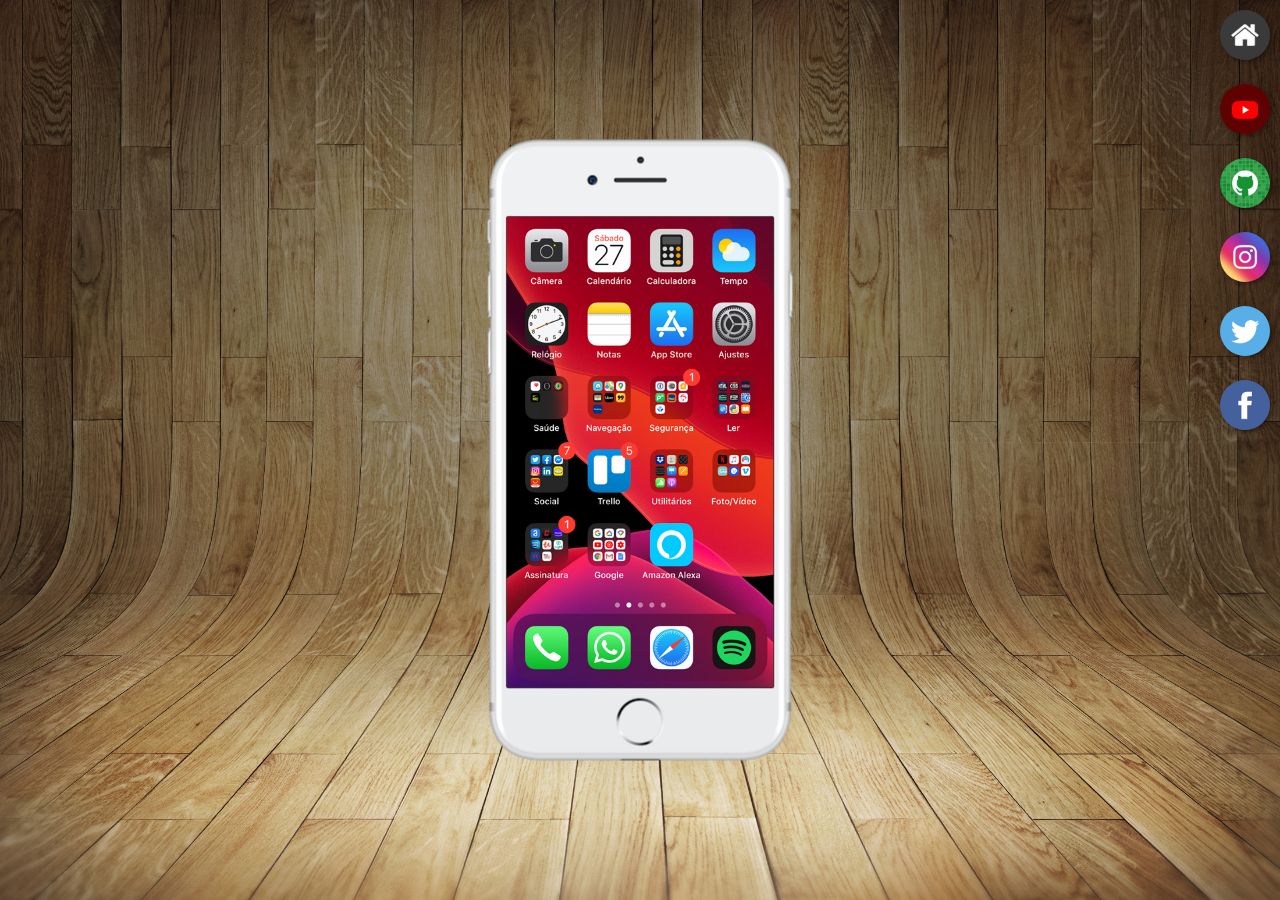
<file: index.html>
<!DOCTYPE html>
<html lang="en">
<head>
    <meta charset="UTF-8">
    <meta name="viewport" content="width=device-width, initial-scale=1.0">
    <link rel="shortcut icon" href="favicon.ico" type="image/x-icon">
    <title>Social Medias Project</title>
    <link rel="stylesheet" href="style/style.css">
</head>
<body>
    <main>
        <section id="telephone">
                <iframe src="home.html" frameborder="0" name="screen" id="screen">
                    Yuor navegator is not compatible with this resource!
                </iframe>
        </section>
        <section id="social-media"> <!-- We are going to create buttons to our social media, using links which will contain images, that when we click in, it will be loaded inside of our iframe -->
            <a href="home.html" target="screen"><img src="images/logo-home.jpg" alt="Home"></a><br>
            <a href="youtube.html" target="screen"><img src="images/logo-youtube.jpg" alt="YouTube"></a><br>
            <a href="github.html" target="screen"><img src="images/logo-github.jpg" alt="GitHub"></a><br>
            <a href="instagram.html" target="screen"><img src="images/logo-instagram.jpg" alt="Instagram"></a><br>
            <a href="twitter.html" target="screen"><img src="images/logo-twitter.jpg" alt="Twitter"></a><br>
            <a href="facebook.html" target="screen"><img src="images/logo-facebook.jpg" alt="Facebook"></a>
        </section>
    </main>
</body>
</html>
</file>
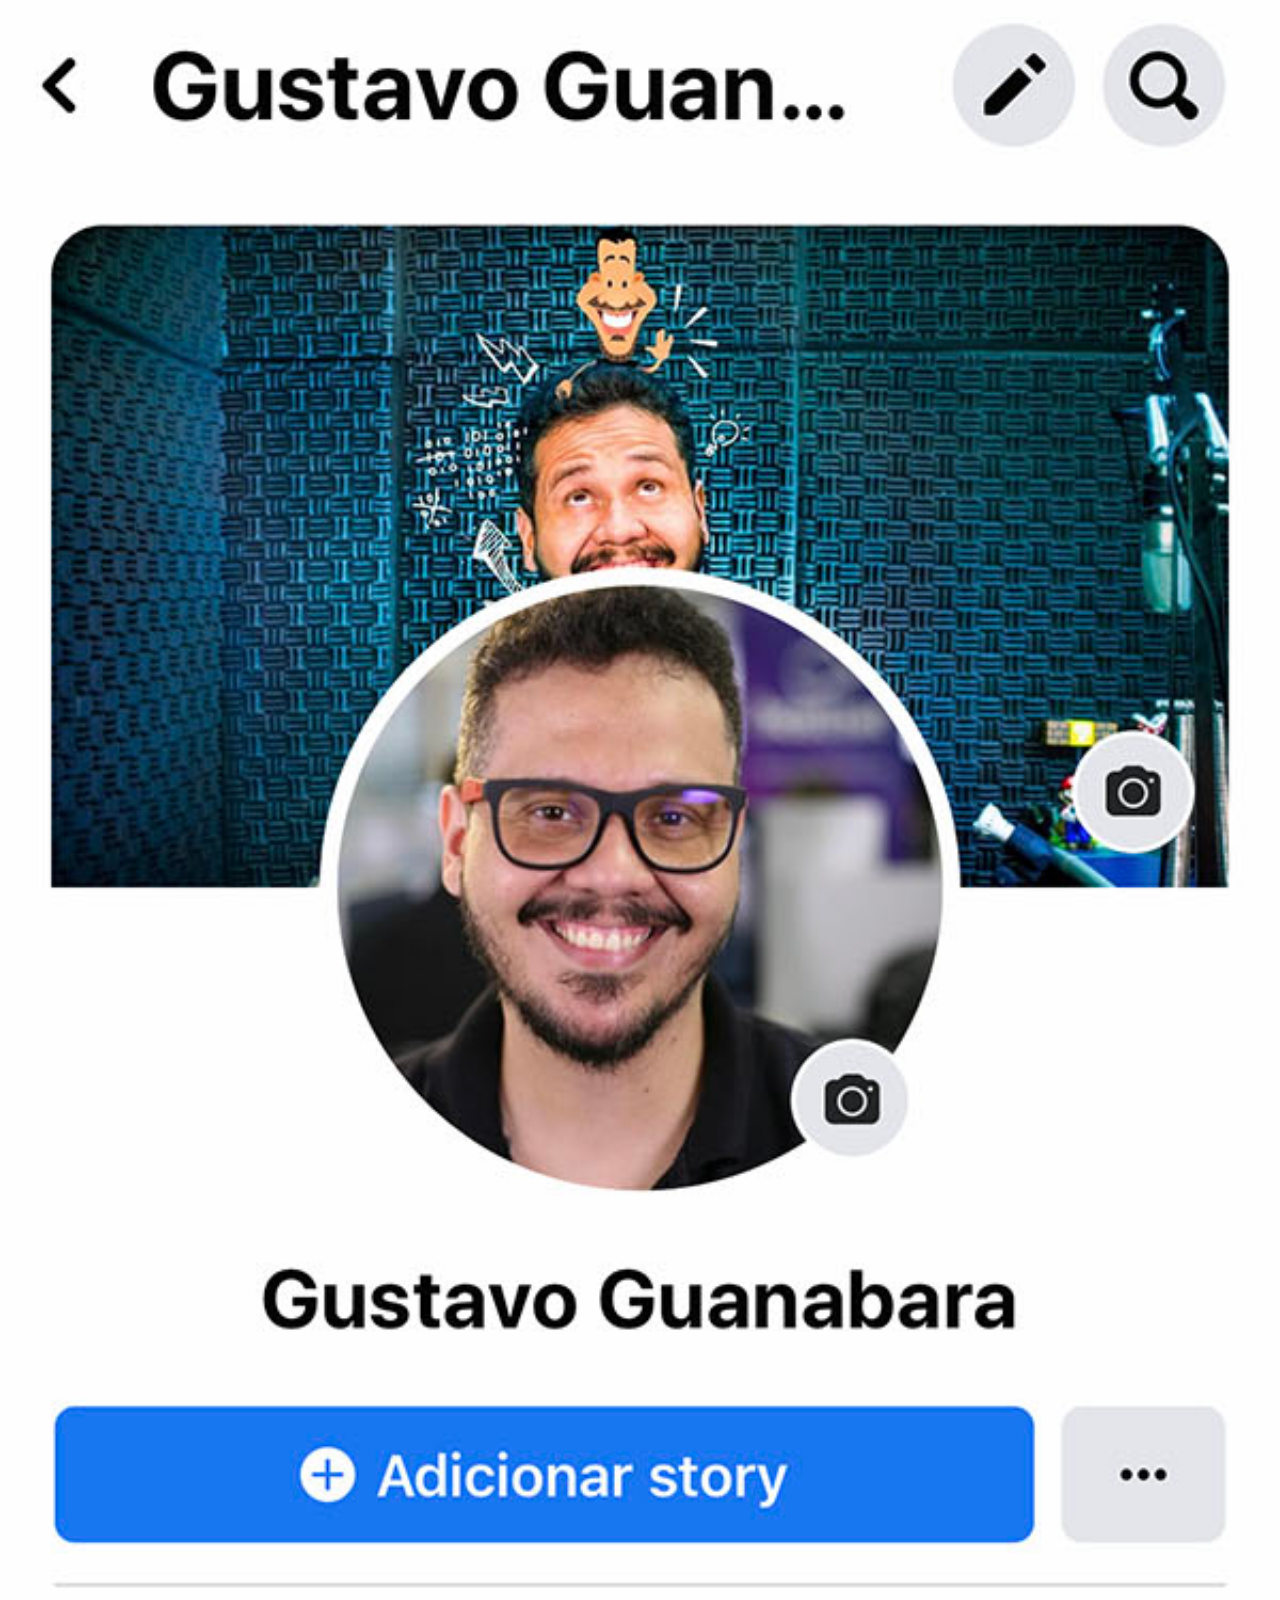
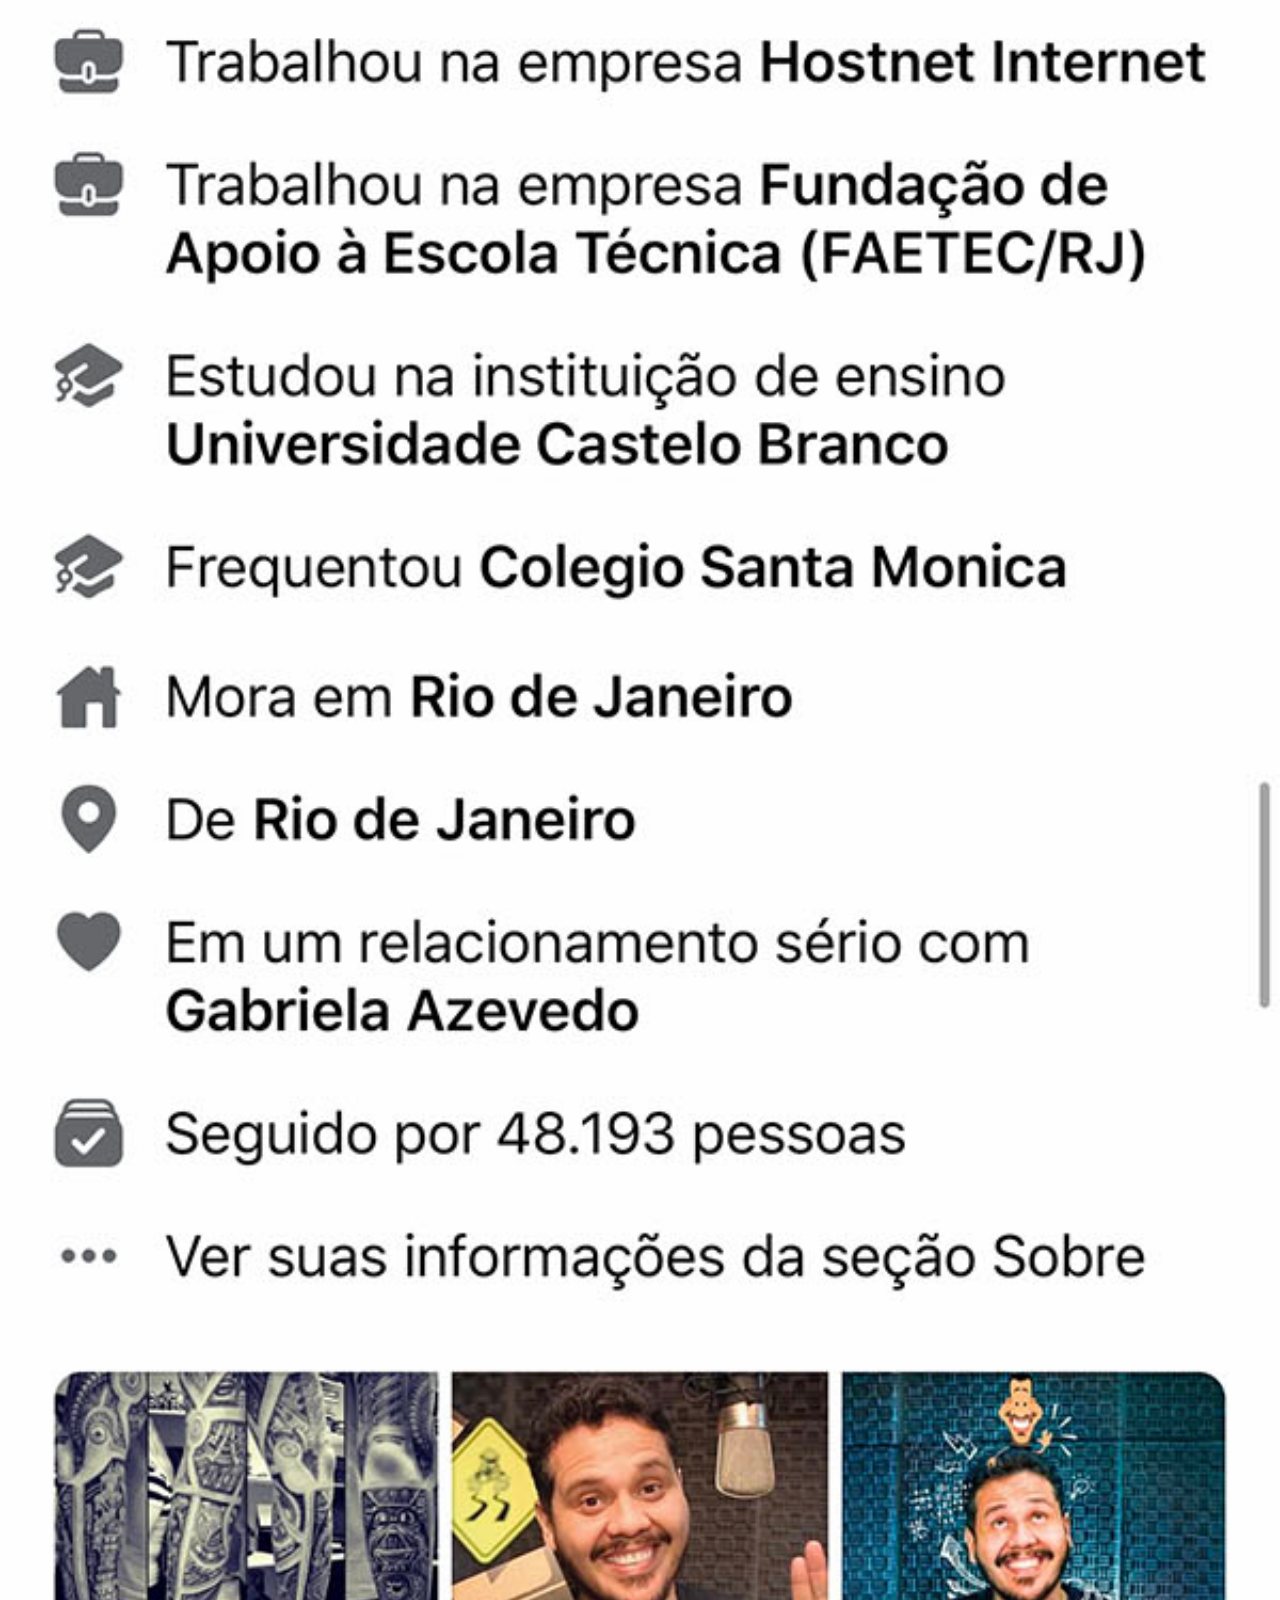
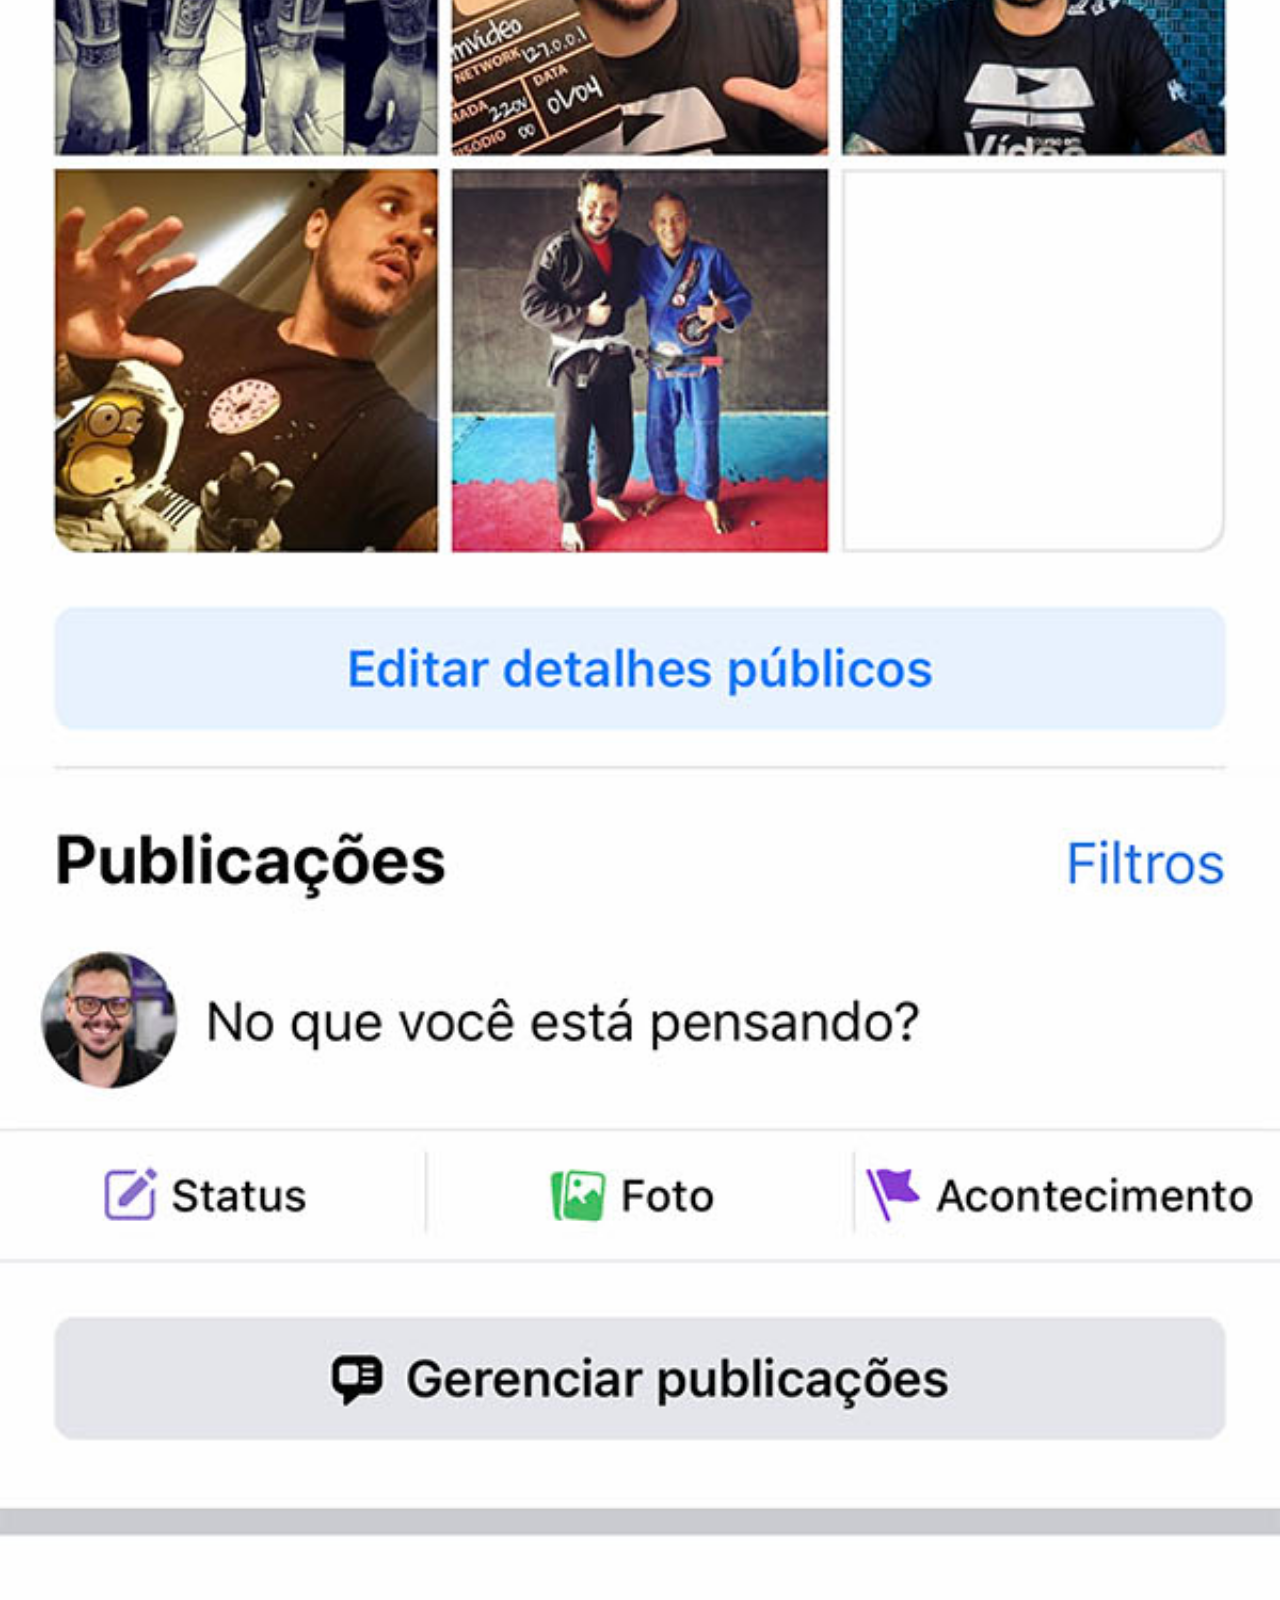
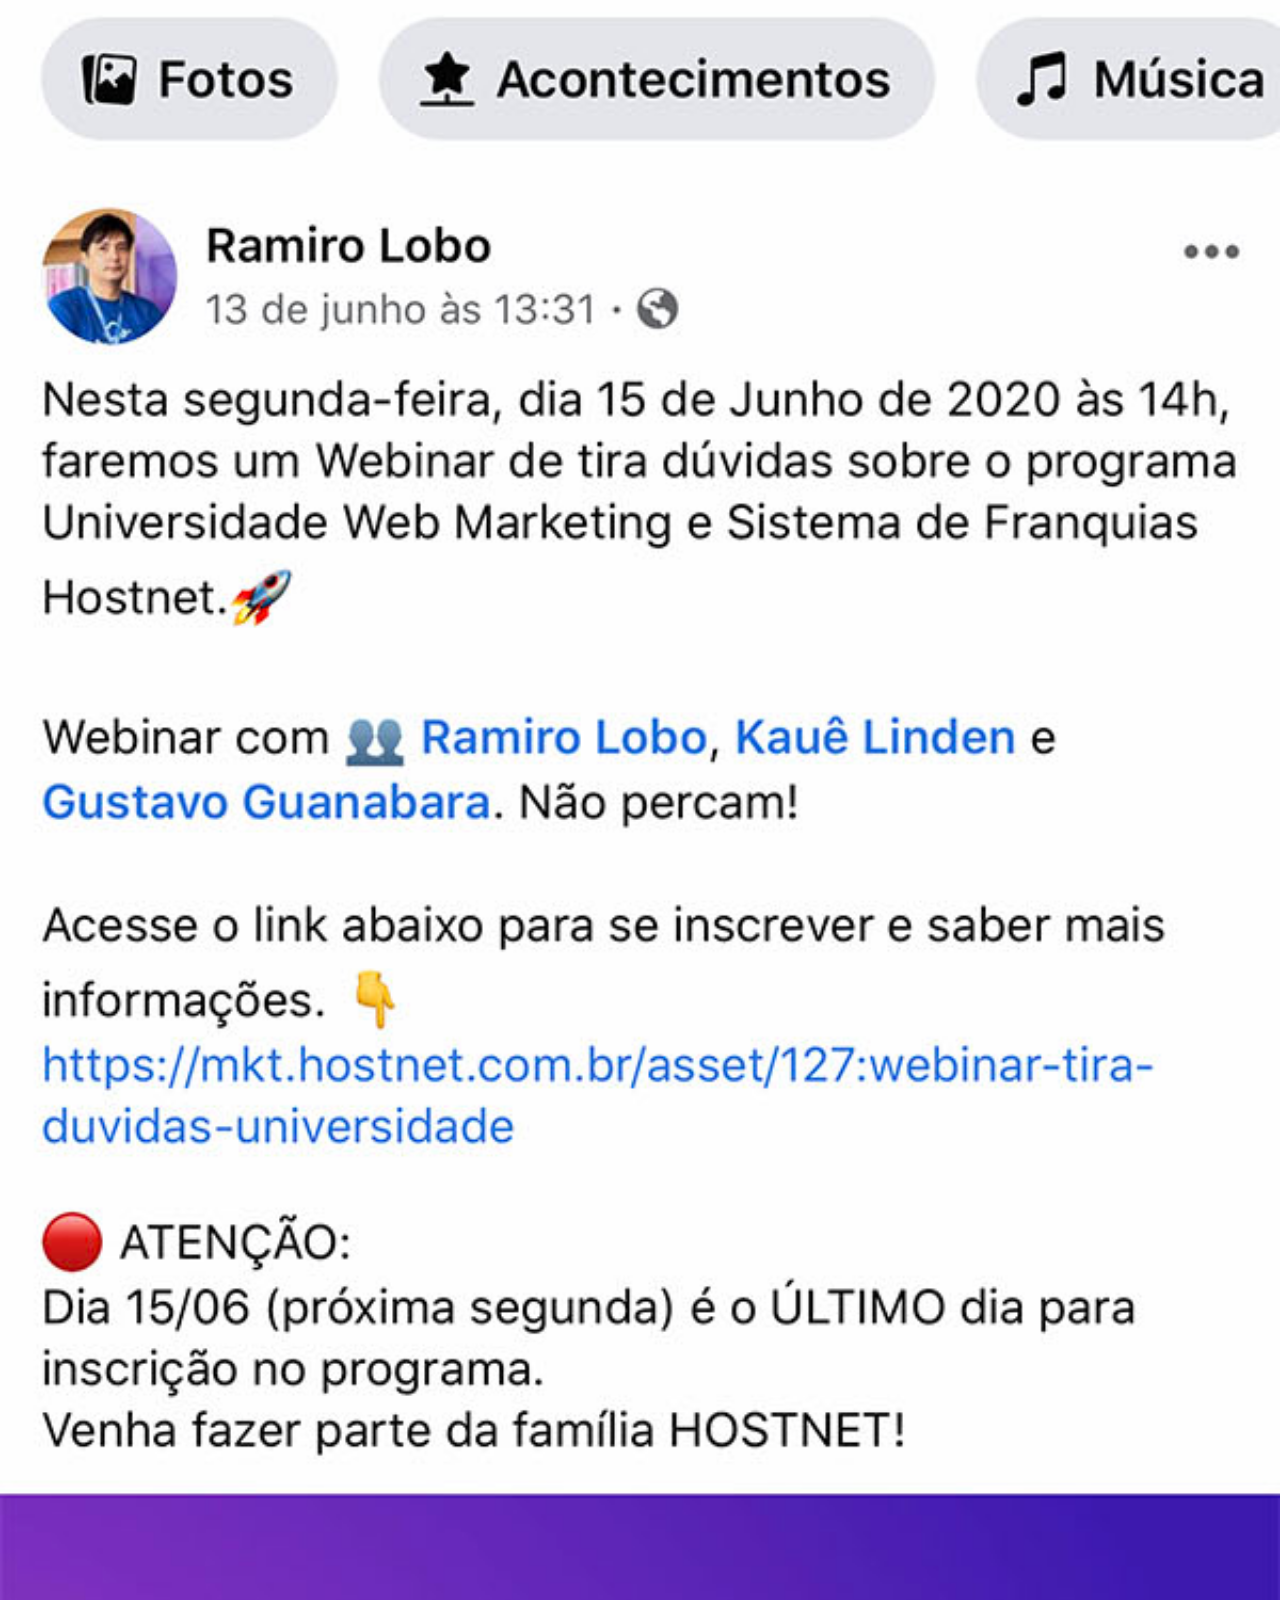
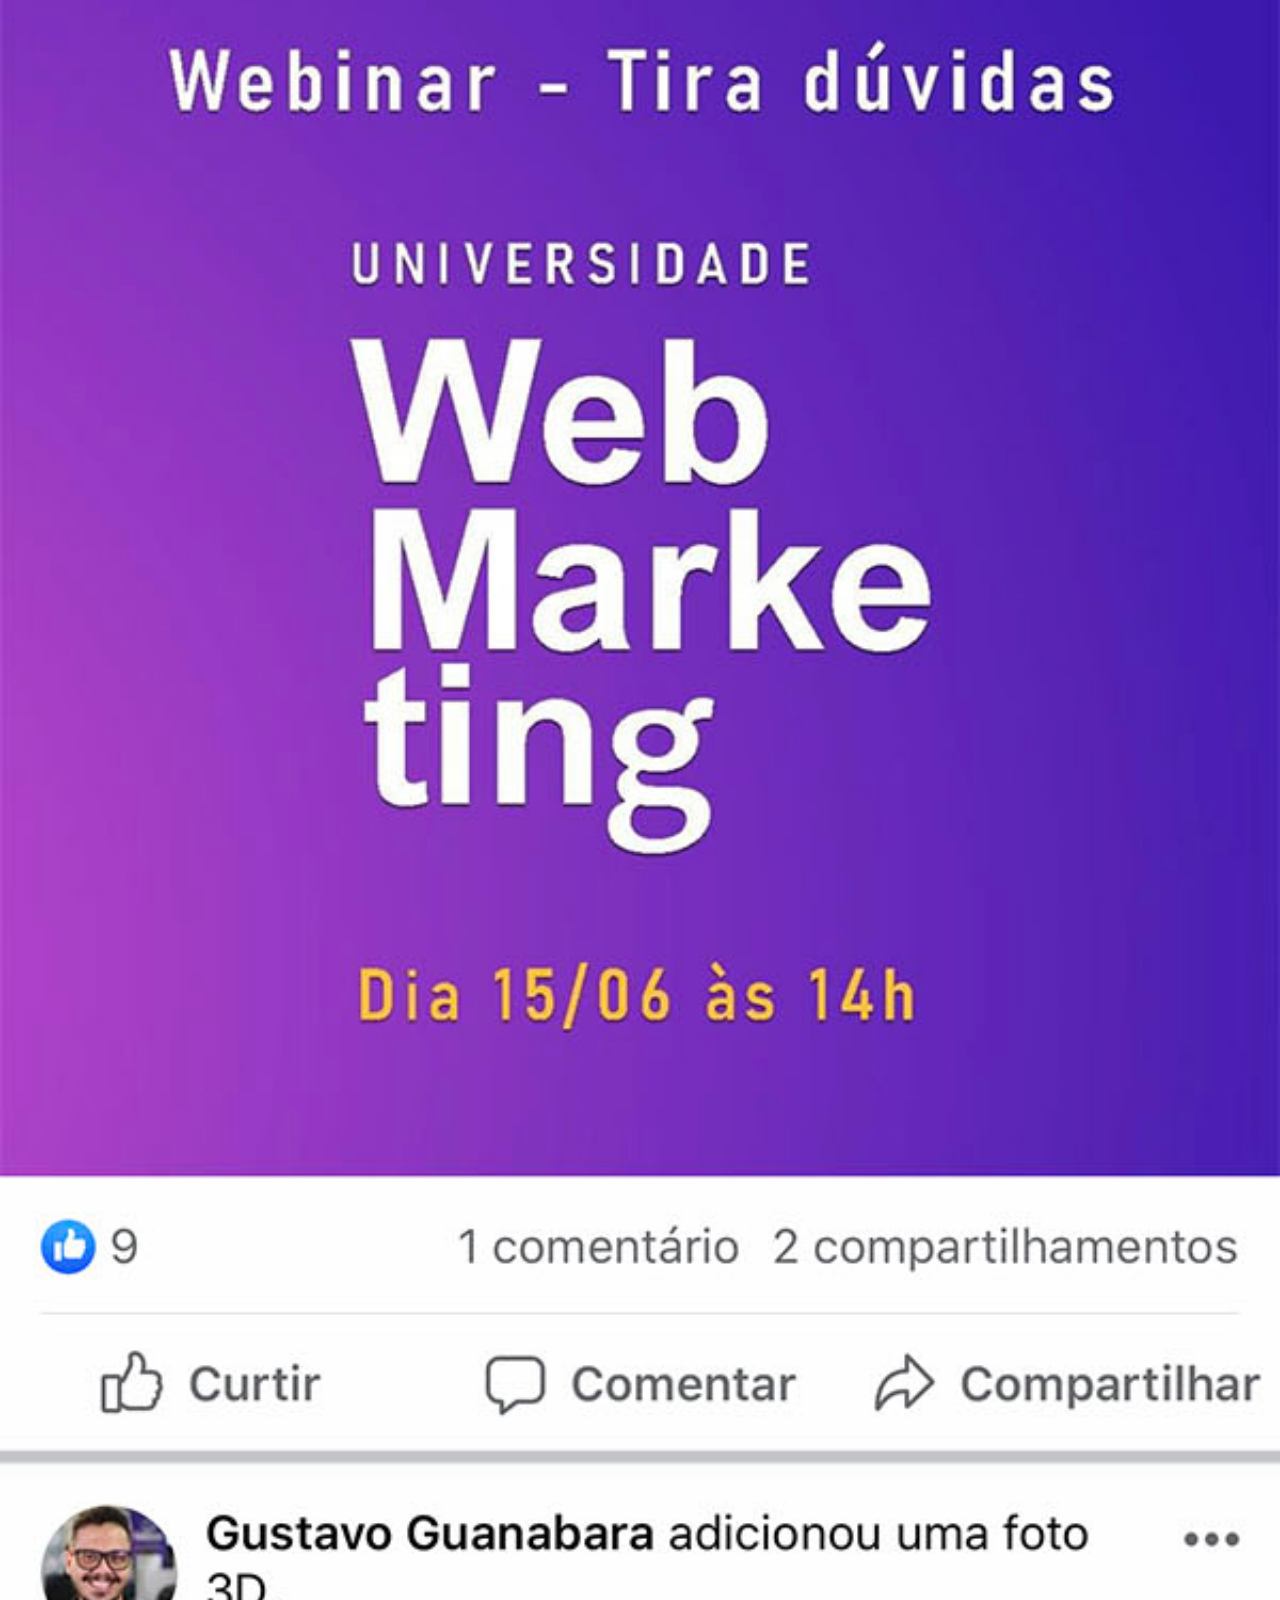
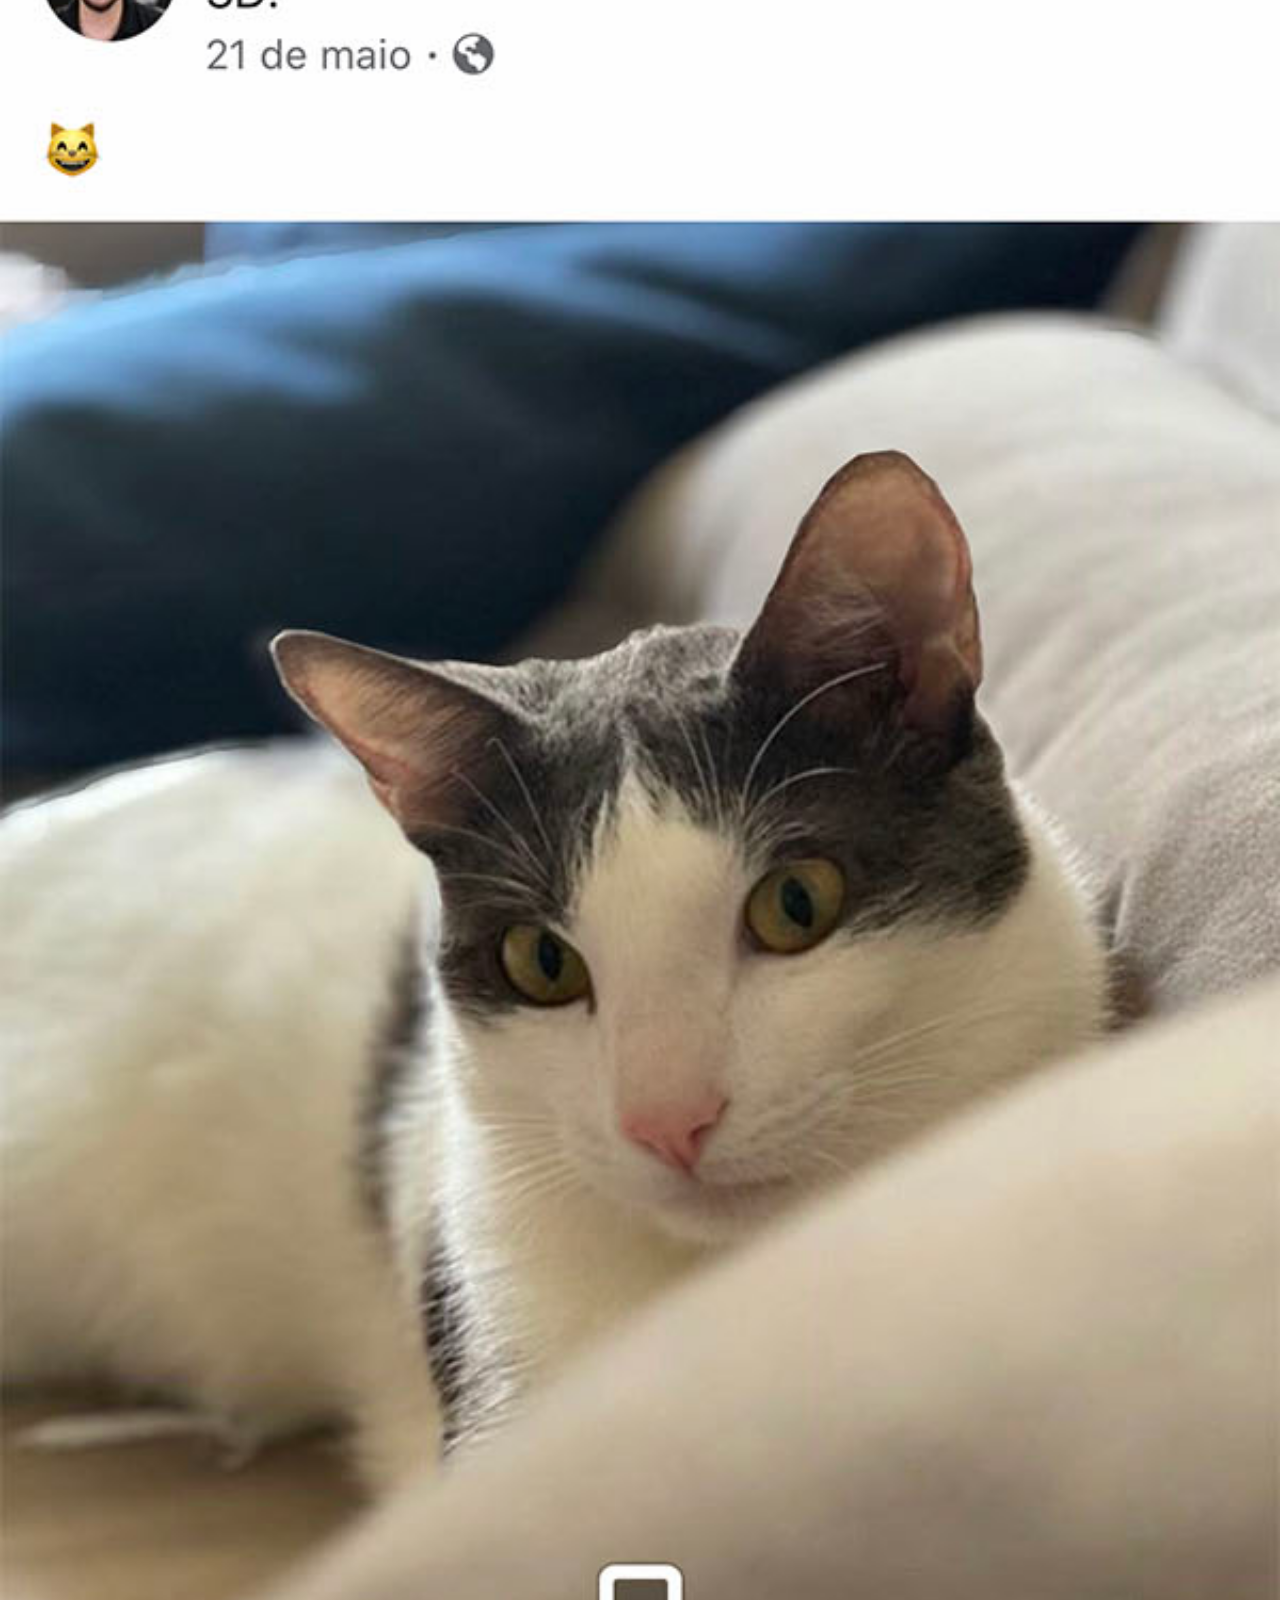
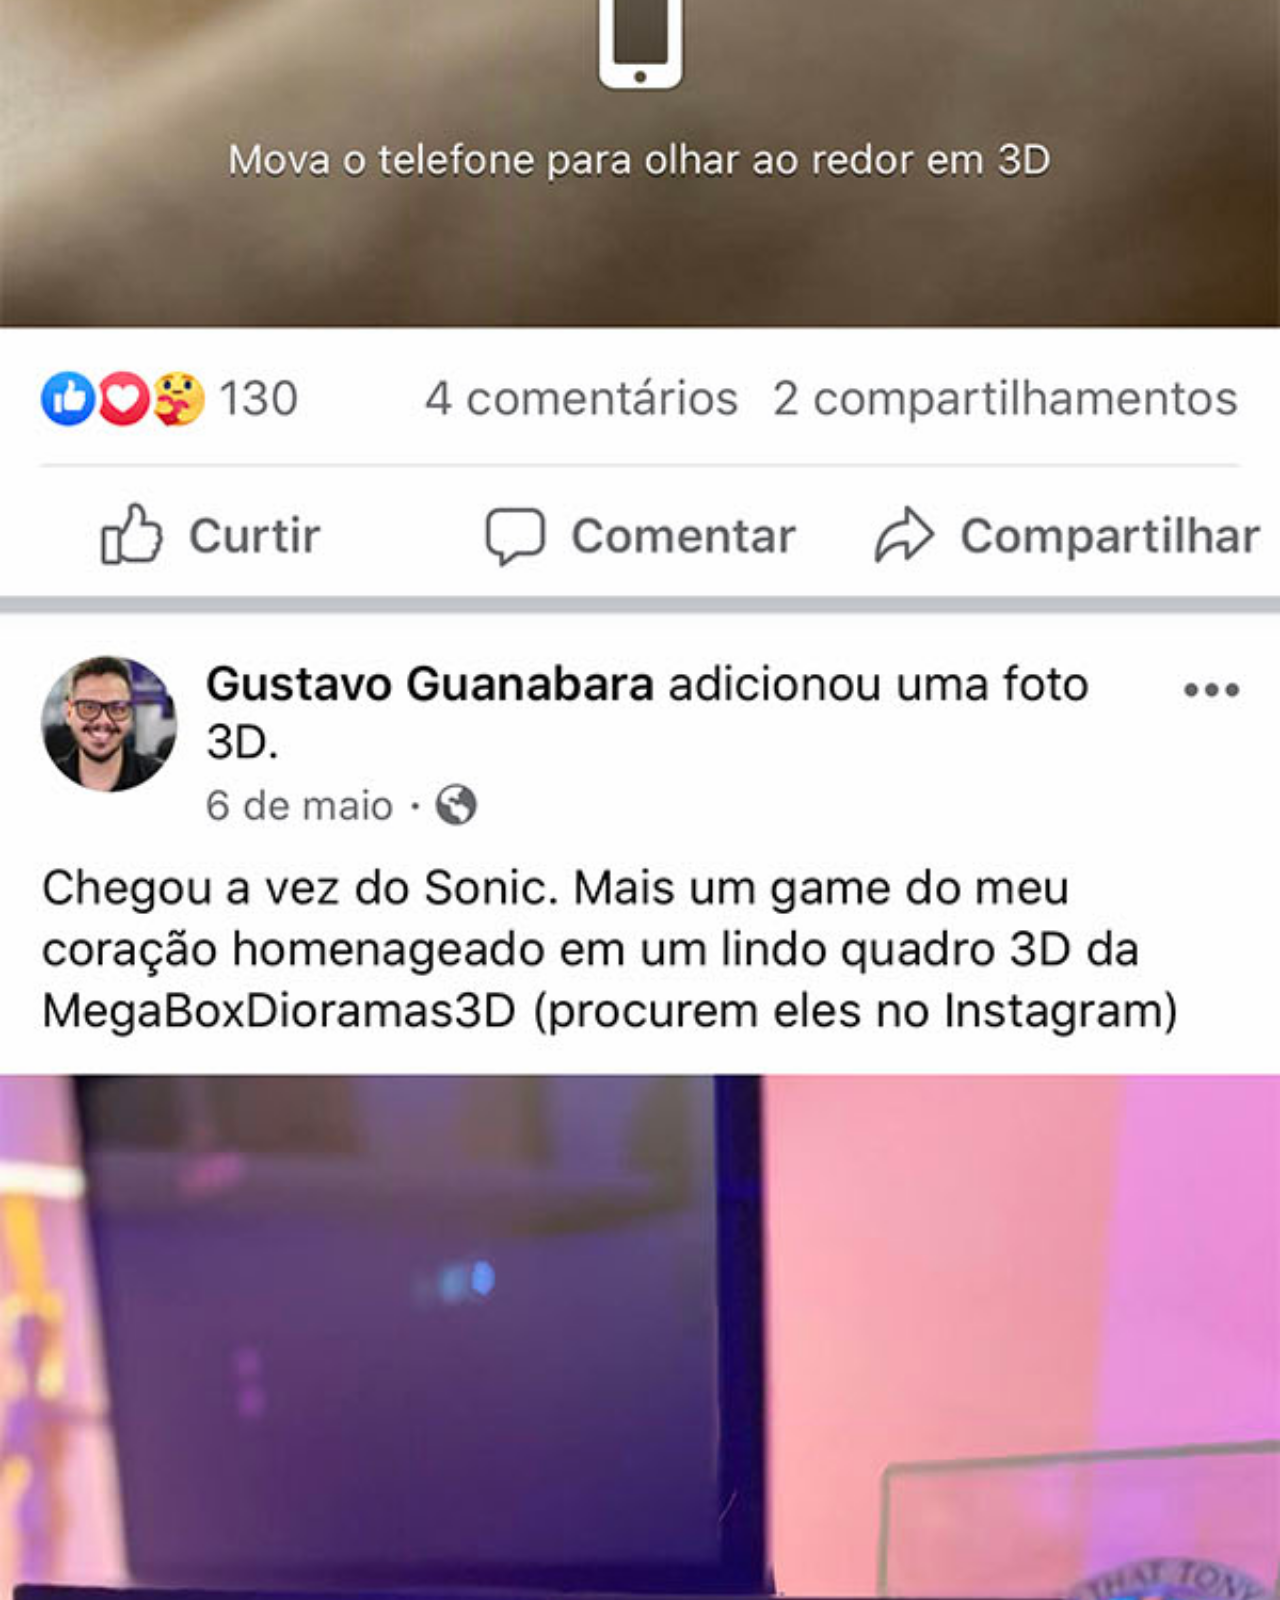
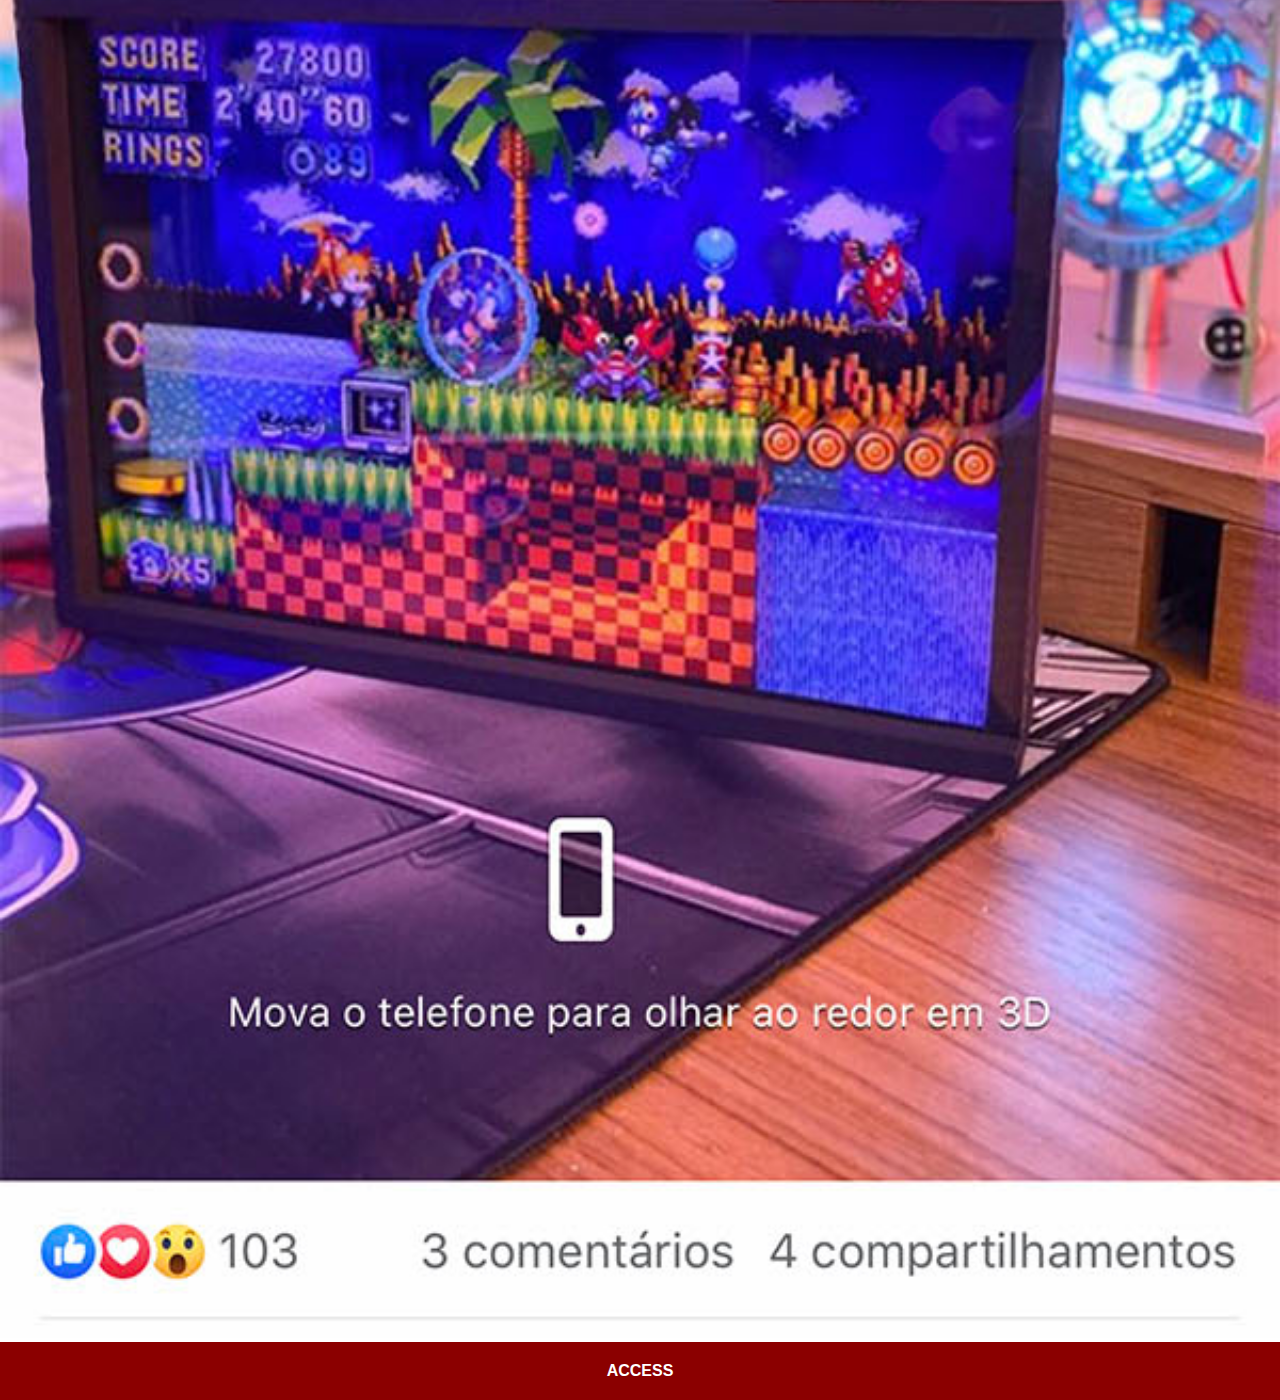
<file: facebook.html>
<!DOCTYPE html>
<html lang="en">
<head>
    <meta charset="UTF-8">
    <meta name="viewport" content="width=device-width, initial-scale=1.0">
    <title>Facebook</title>
    <link rel="stylesheet" href="style/social.css">
</head>
<body>
    <img src="images/tela-facebook.jpg" alt="Facebook">
    <a href="https://www.facebook.com/gustavoguanabara" target="_blank">ACCESS</a>
</body>
</html>
</file>
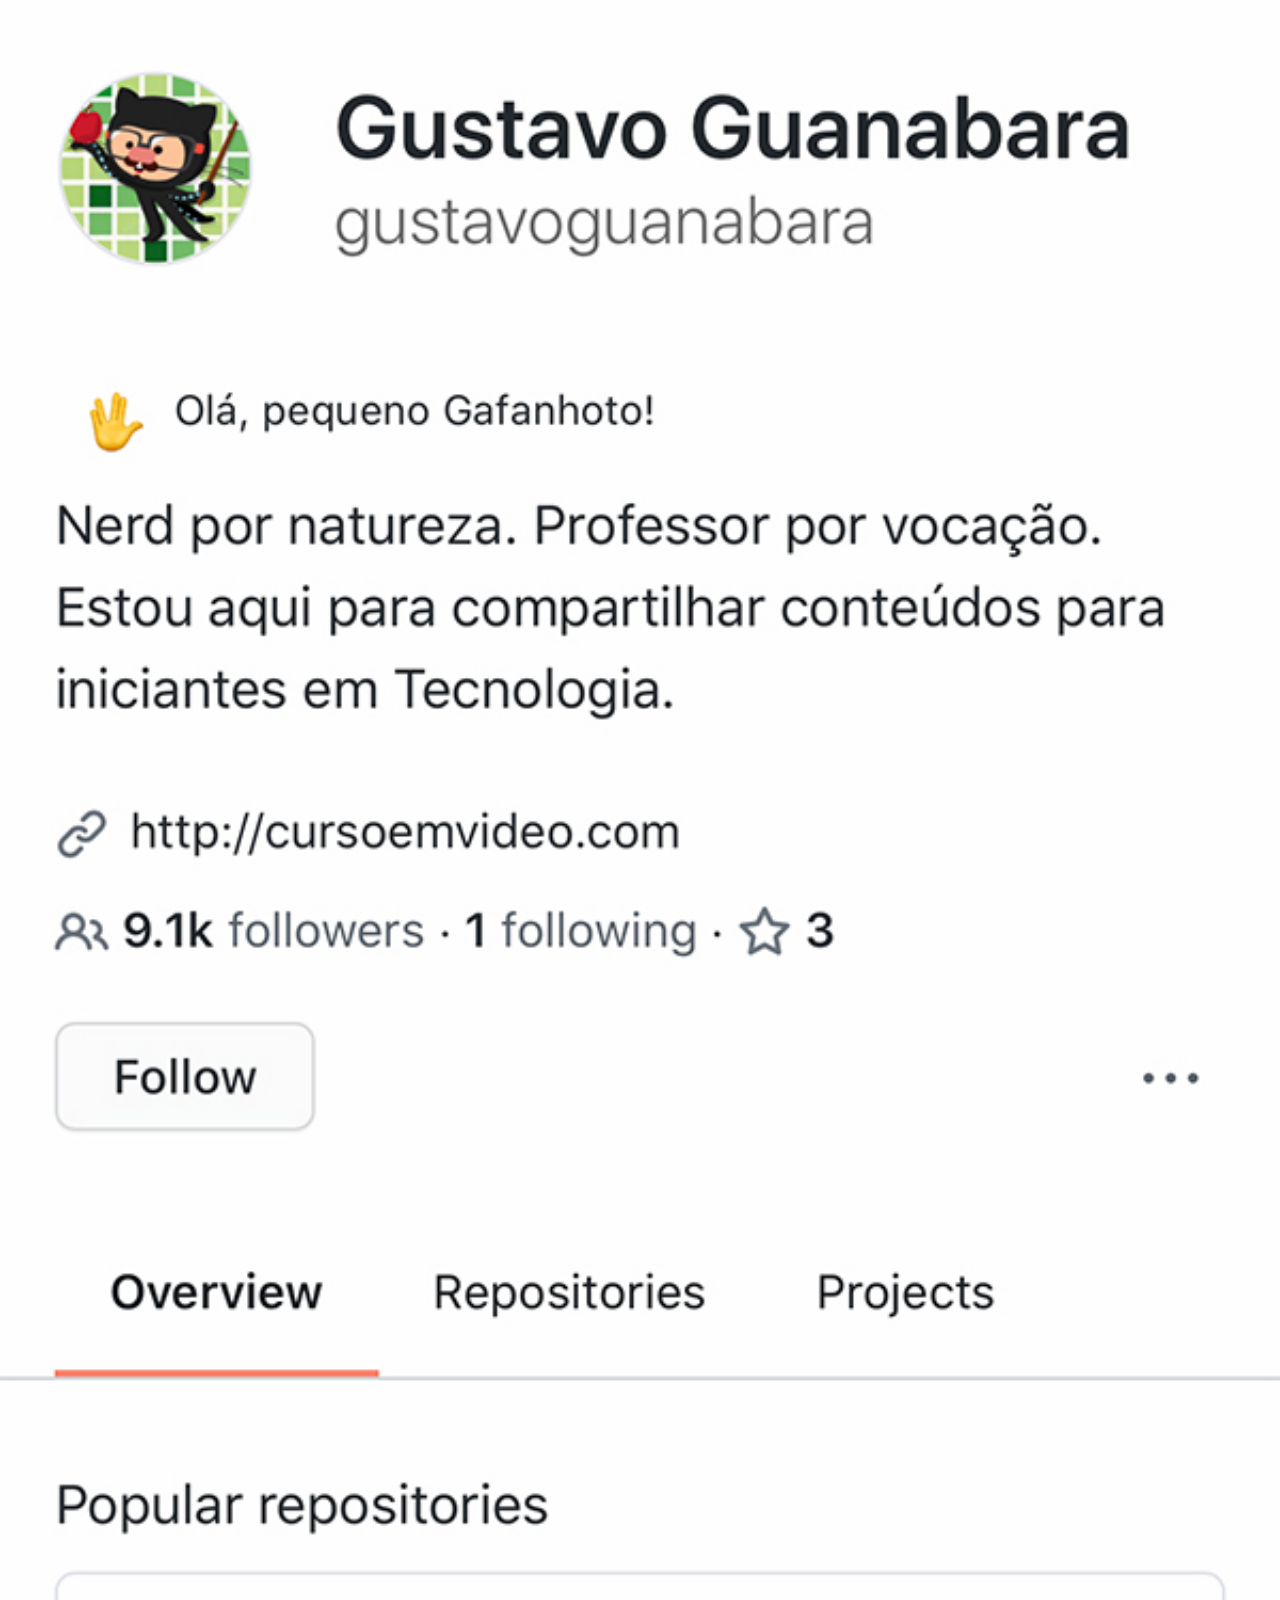
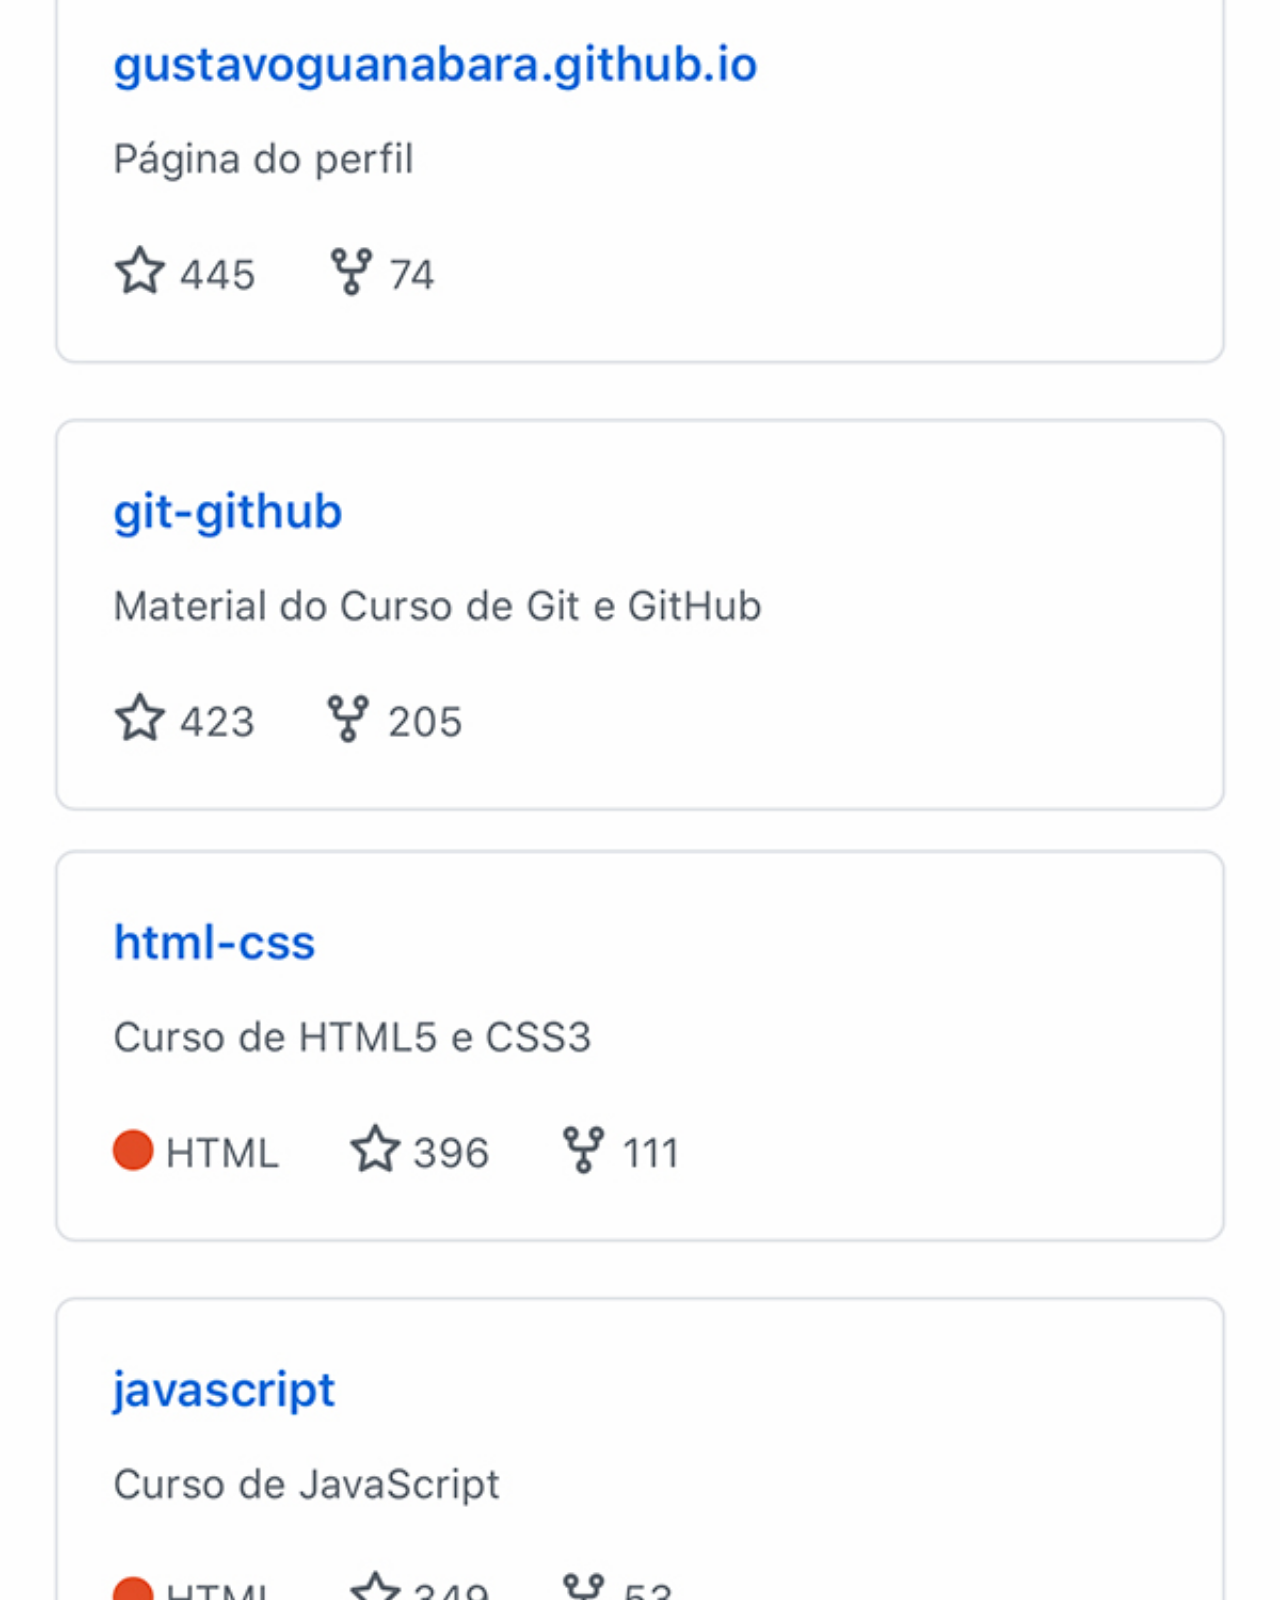
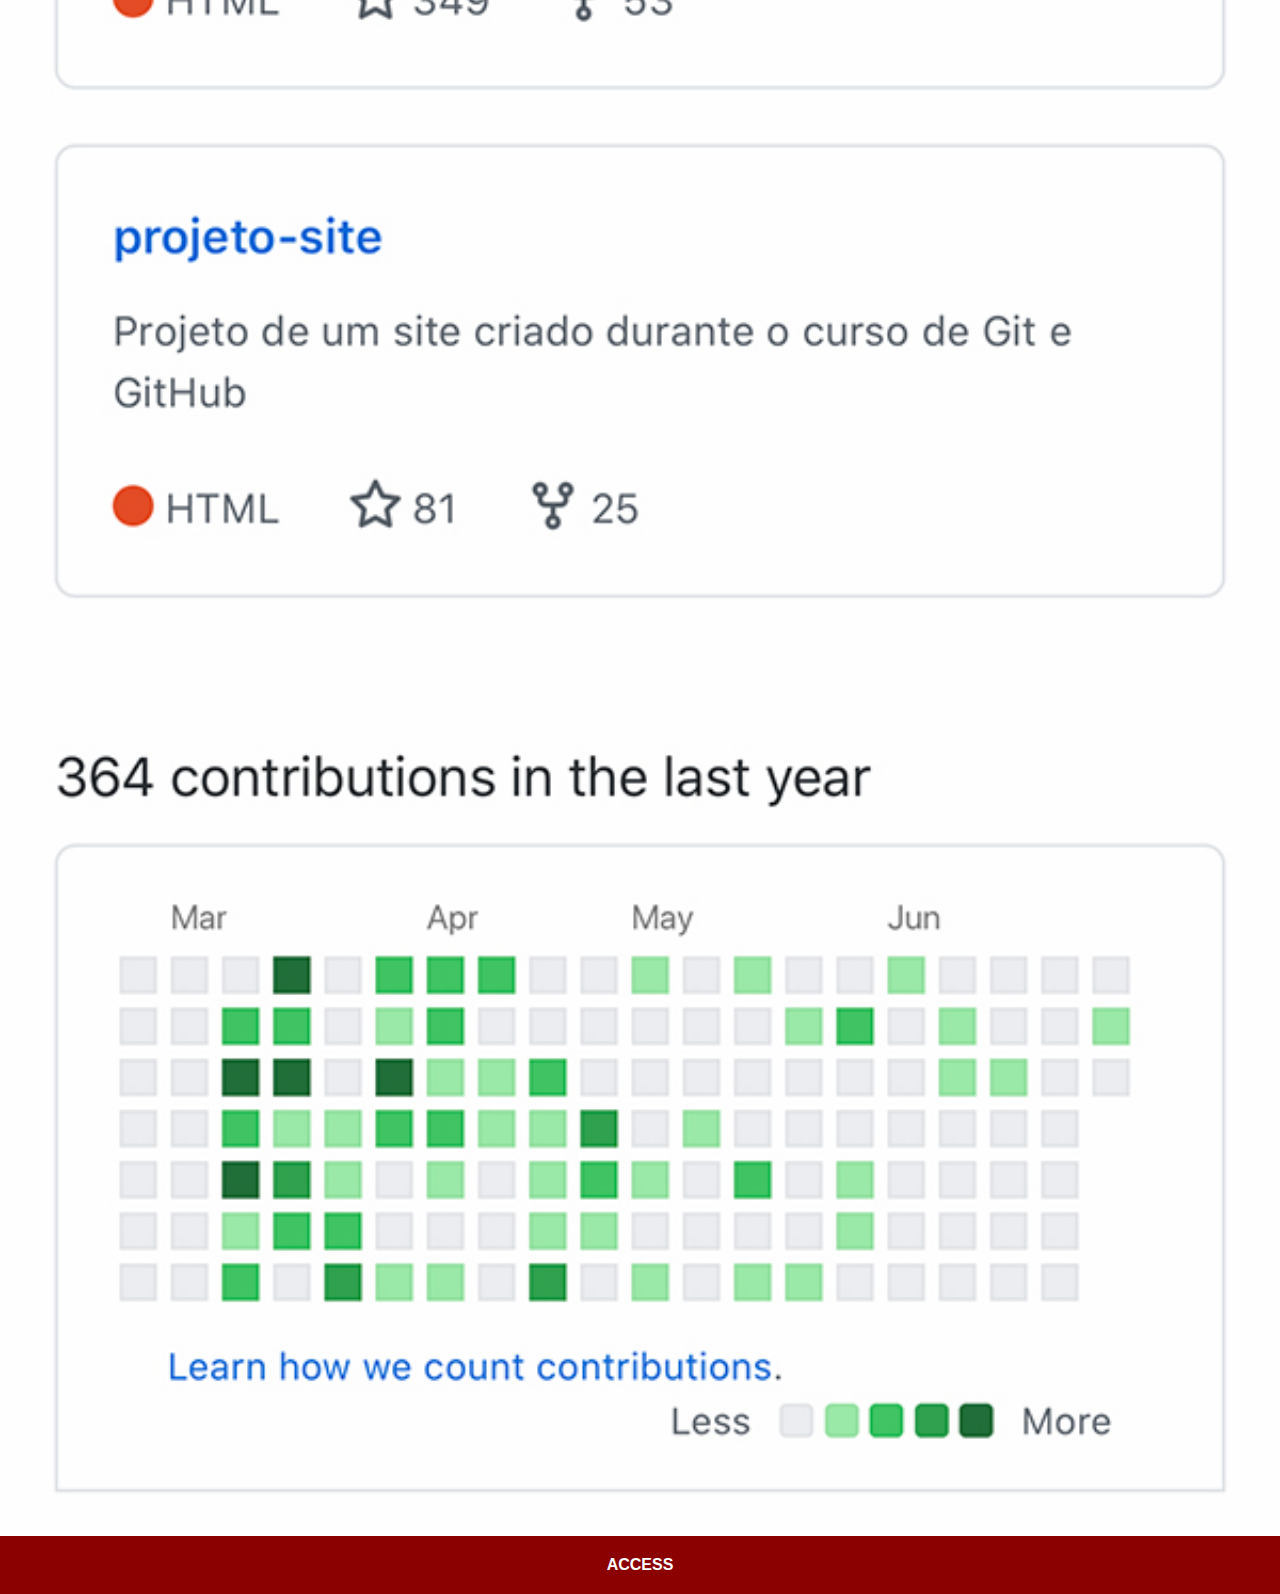
<file: github.html>
<!DOCTYPE html>
<html lang="en">
<head>
    <meta charset="UTF-8">
    <meta name="viewport" content="width=device-width, initial-scale=1.0">
    <title>GitHub</title>
    <link rel="stylesheet" href="style/social.css">
</head>
<body>
    <img src="images/tela-github.jpg" alt="Git Hub">
    <a href="https://github.com/gustavoguanabara/" target="_blank">ACCESS</a>
</body>
</html>
</file>
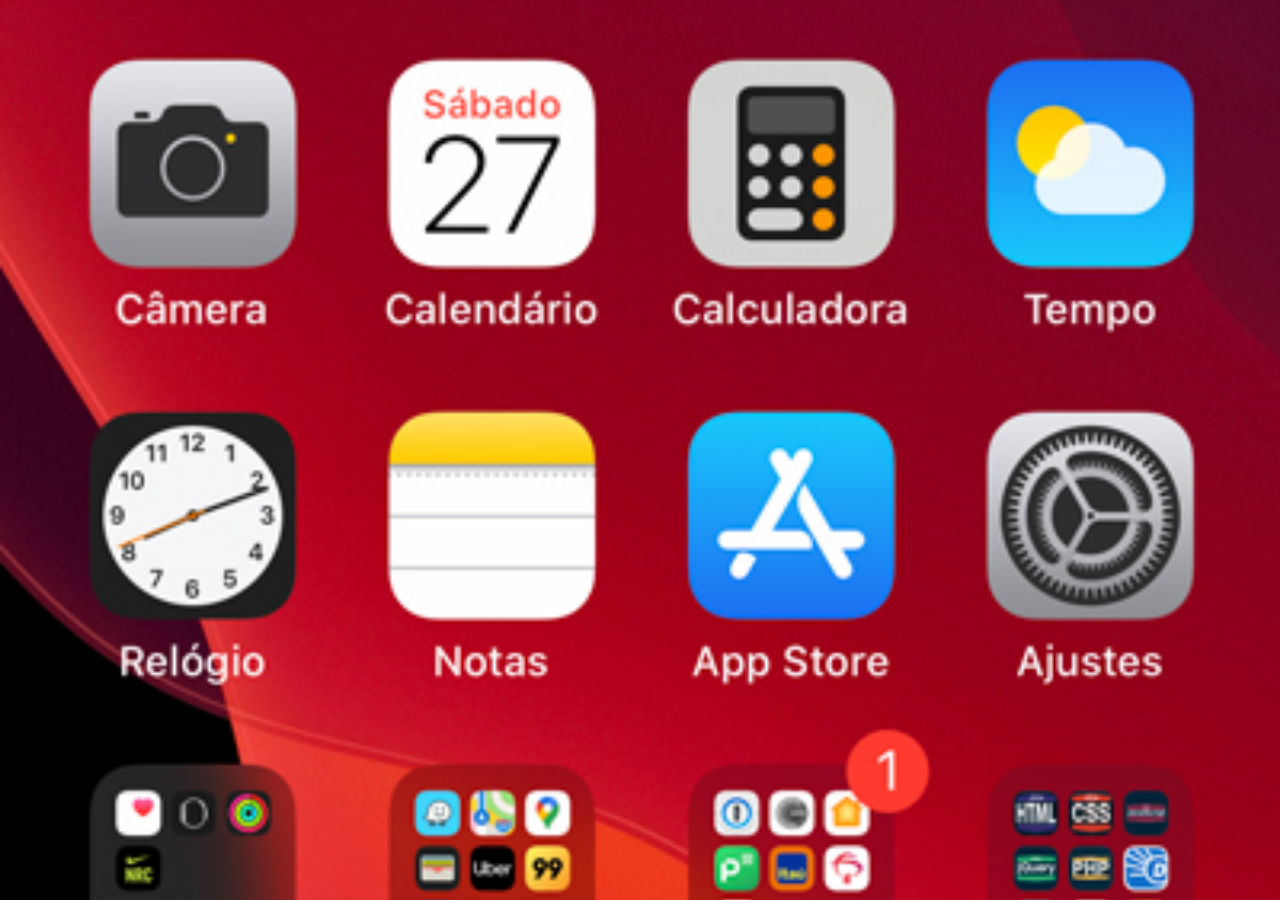
<file: home.html>
<!DOCTYPE html>
<html lang="en">
<head>
    <meta charset="UTF-8">
    <meta name="viewport" content="width=device-width, initial-scale=1.0">
    <title>home</title>
    <style>
        * {
            margin: 0px;
            padding: 0px;
        }

        body {
            width: 100vw;
            height: 100vh;
            background: black url('images/tela-home.jpg') no-repeat top center;
            background-size: cover;
        }
    </style>
</head>
<body>
    
</body>
</html>
</file>
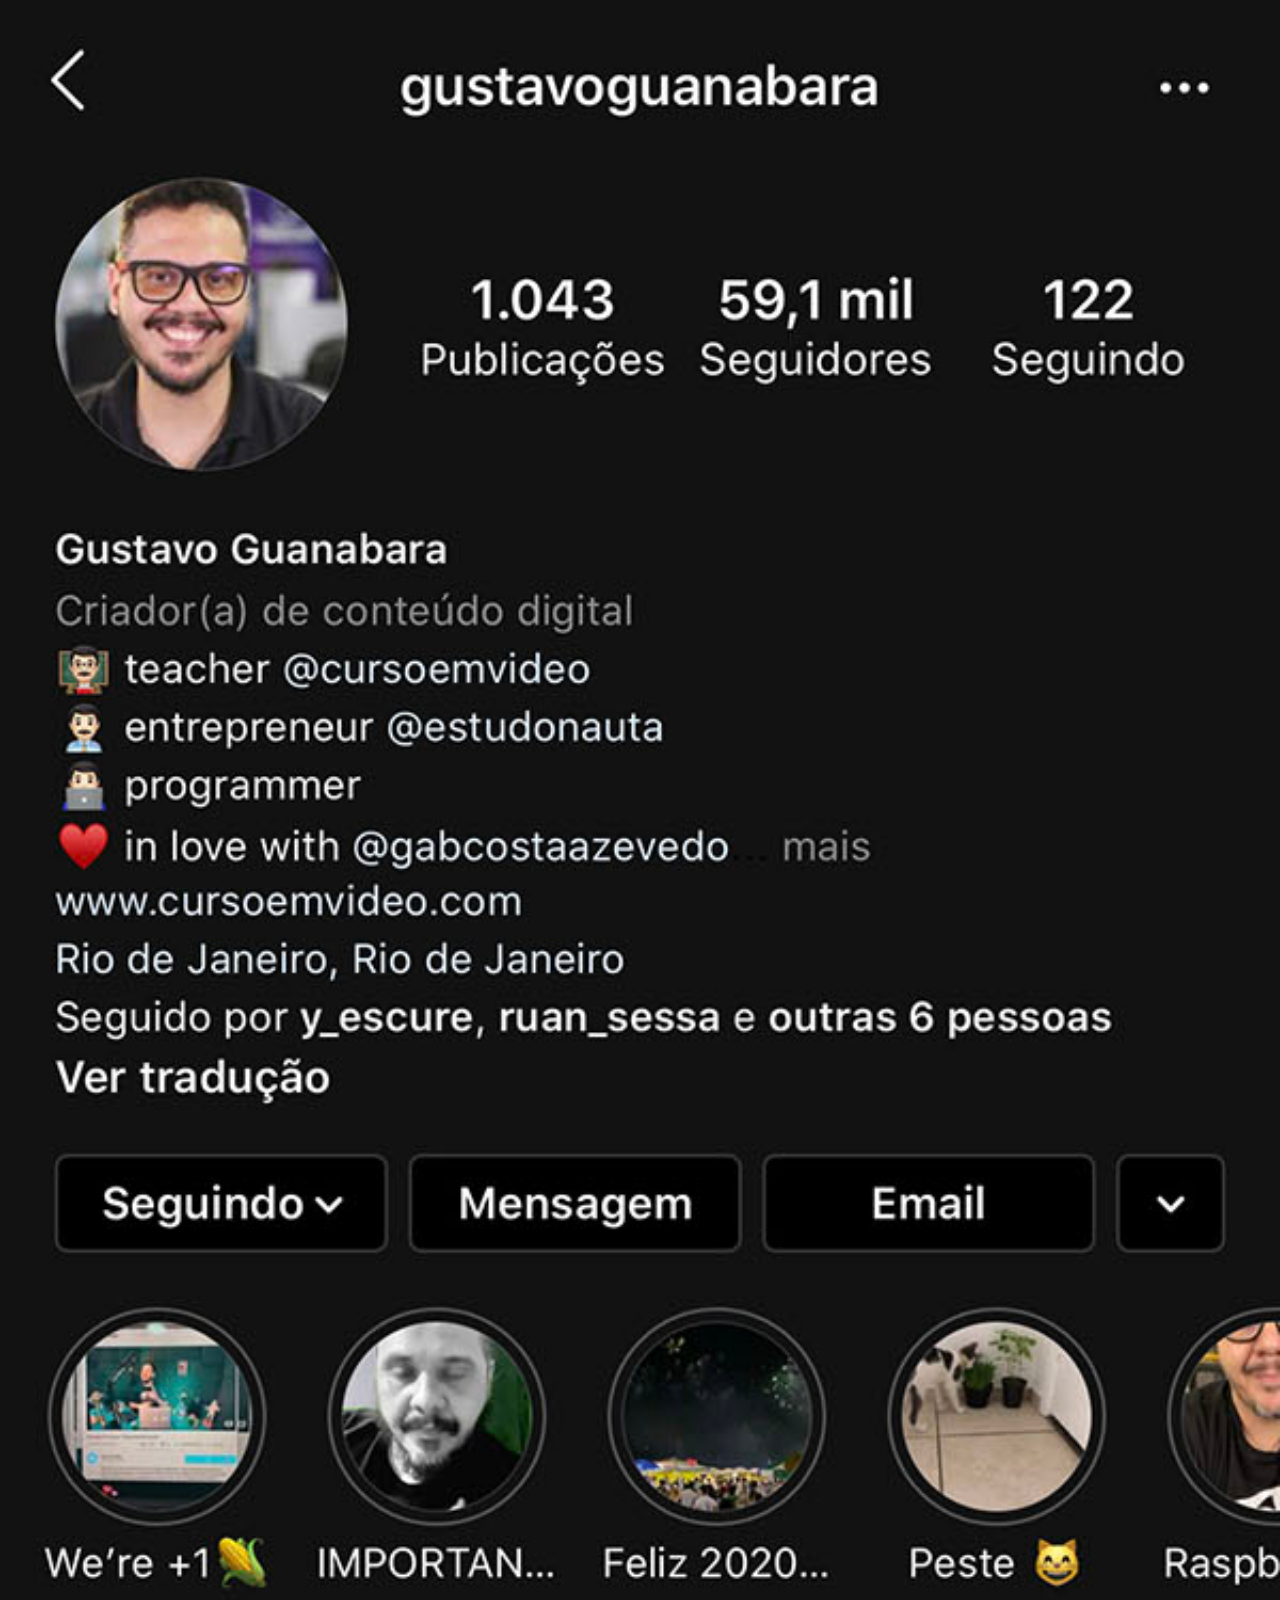
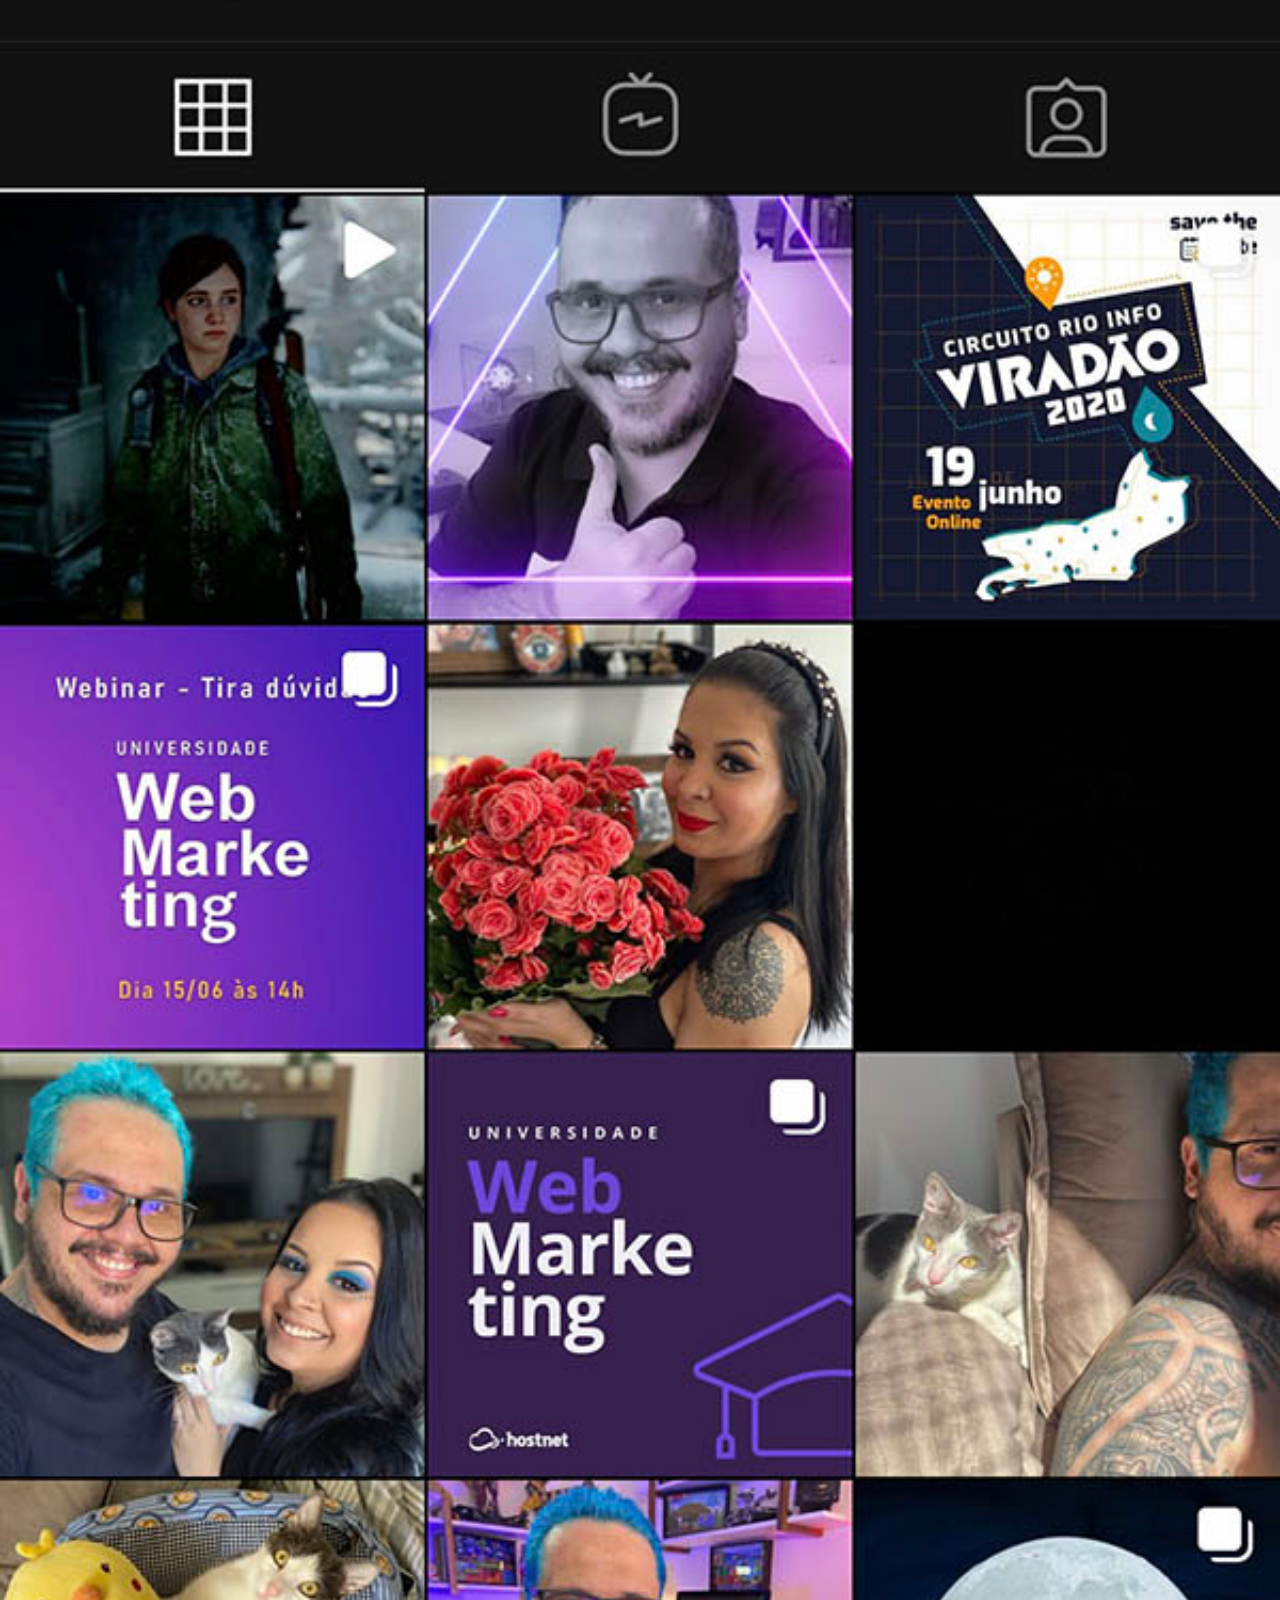
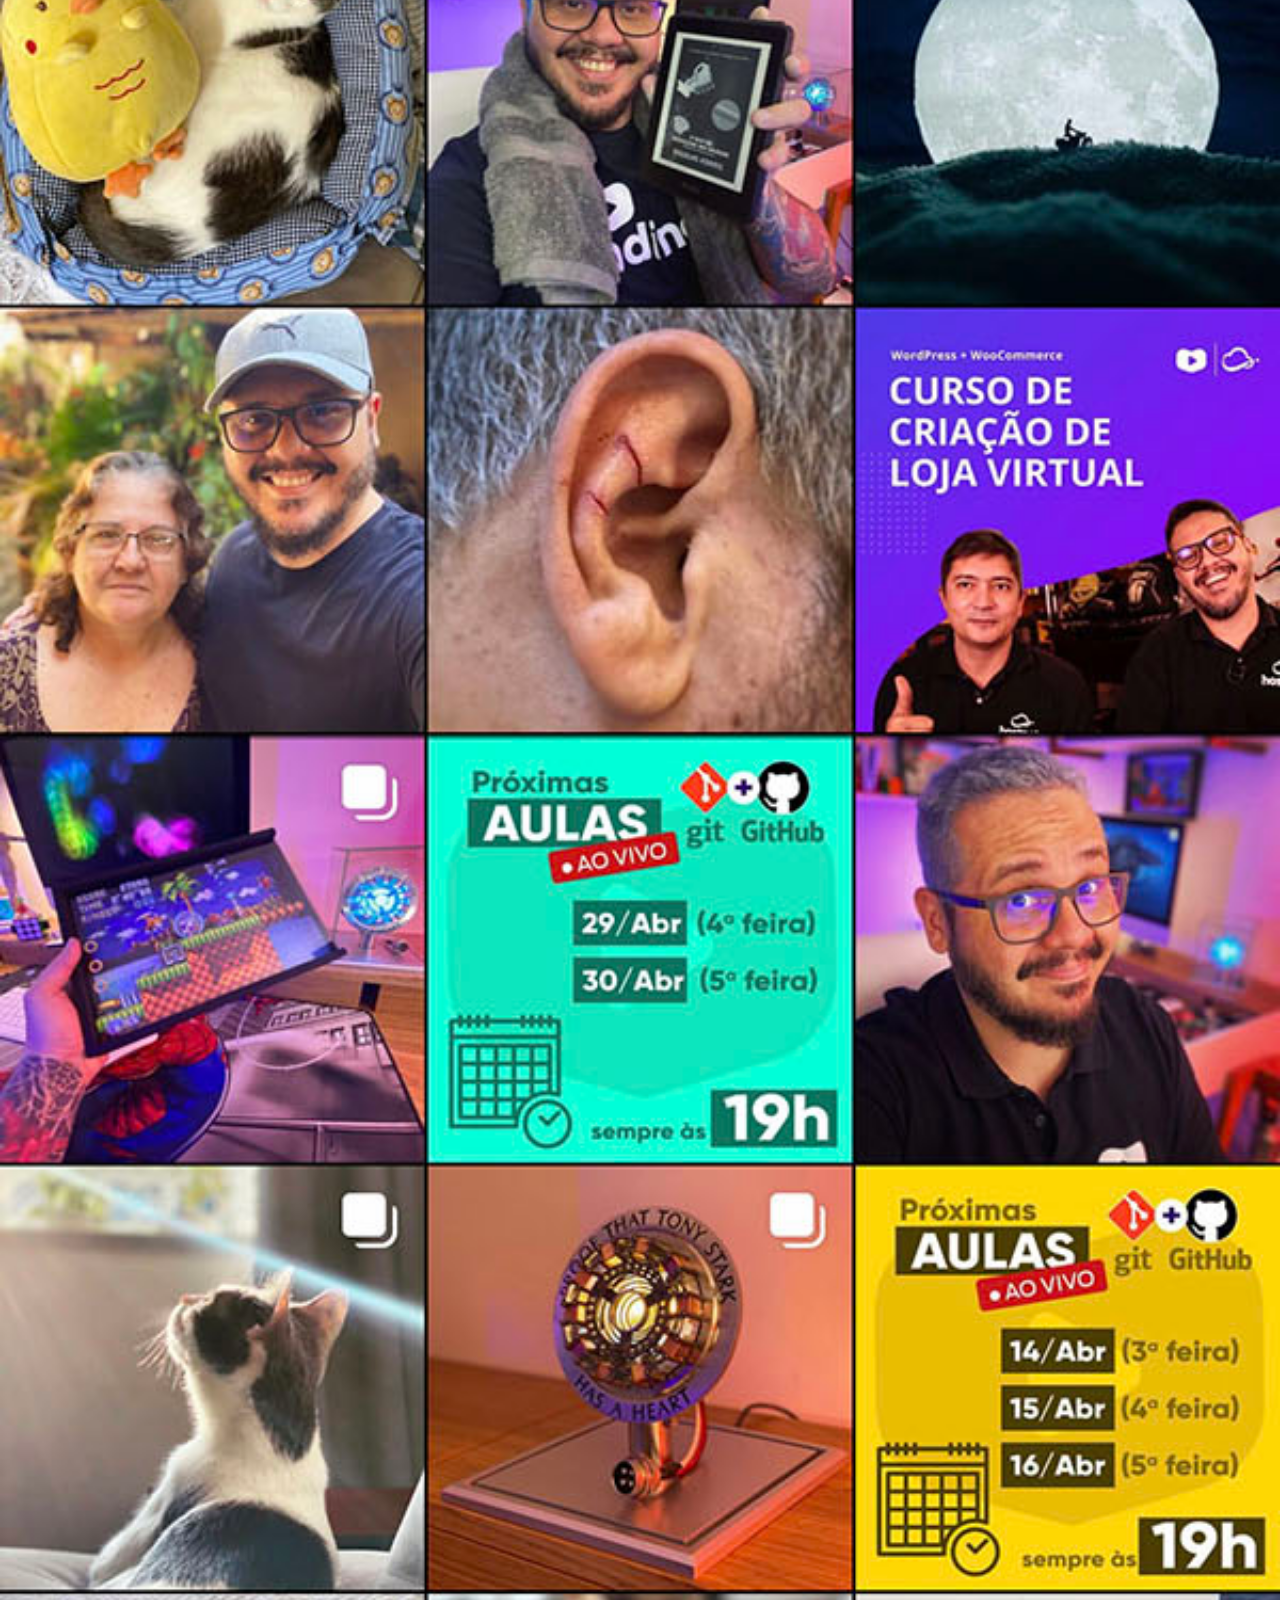
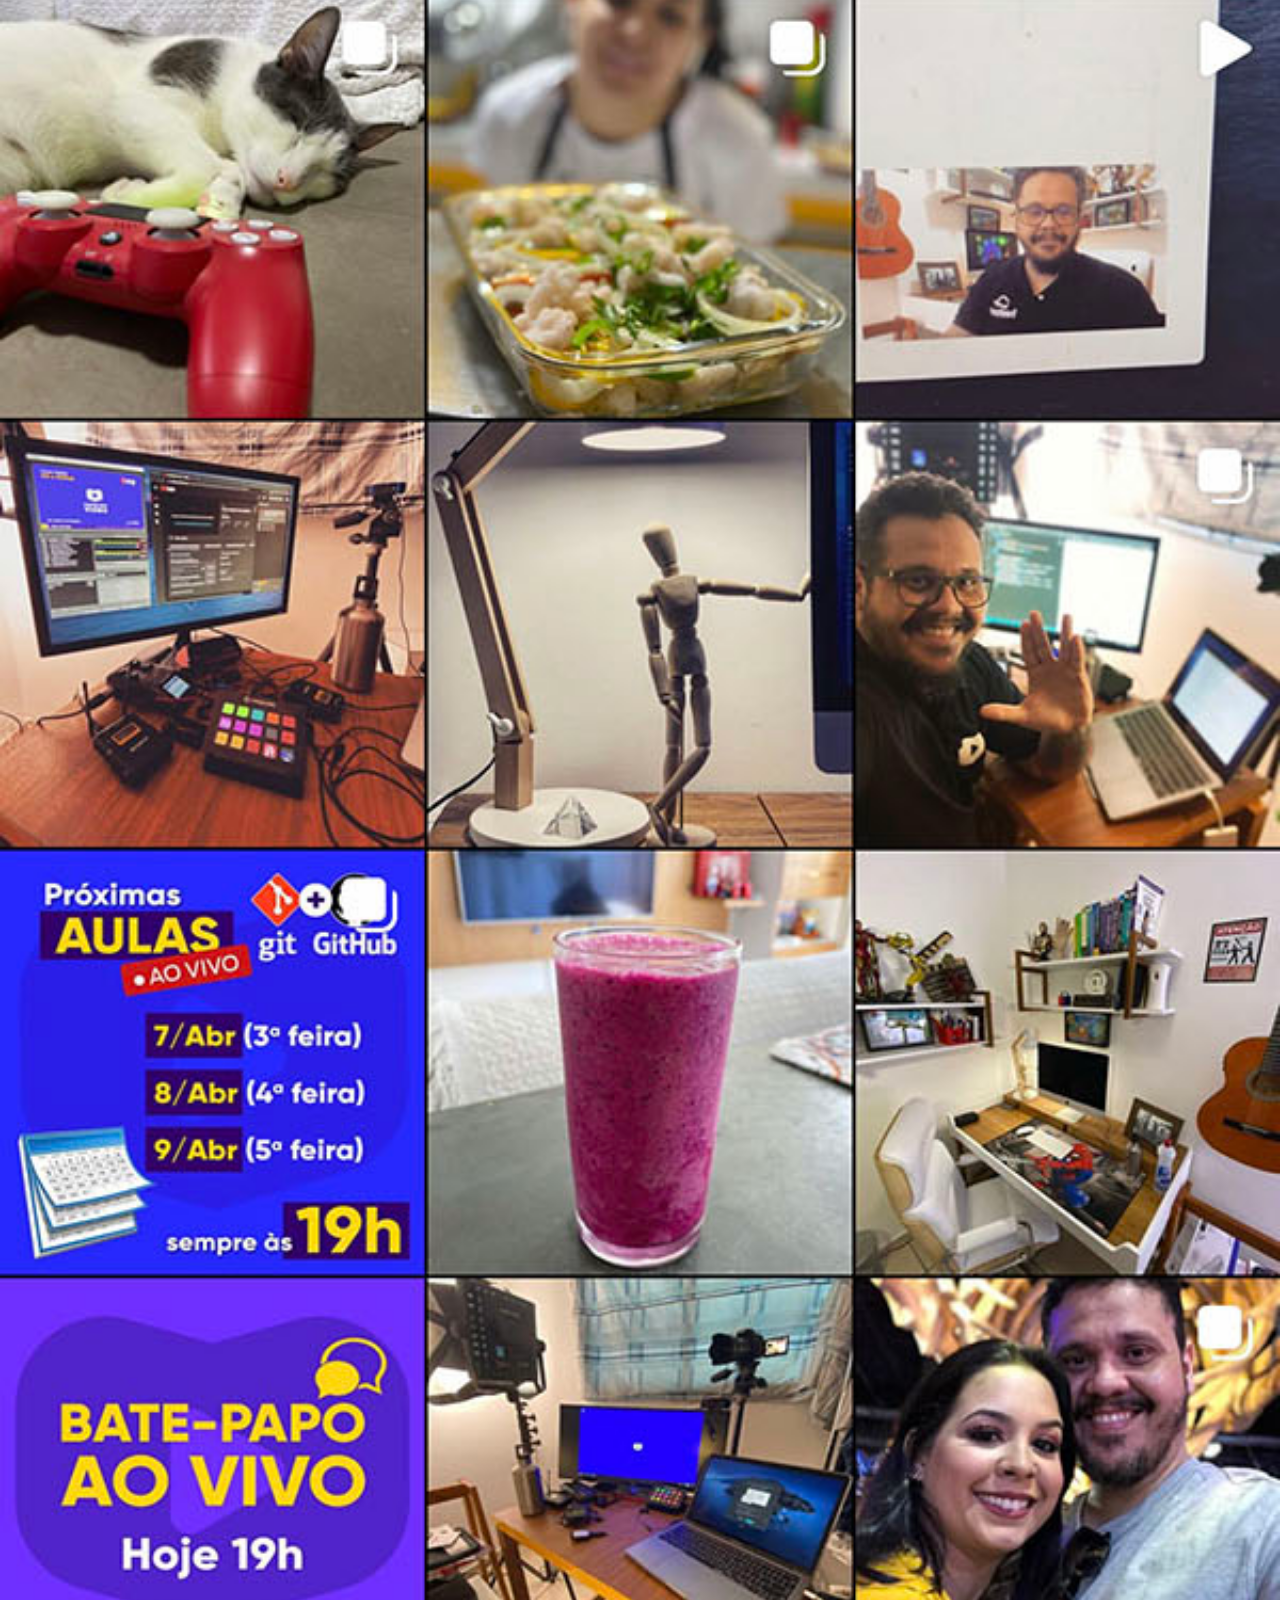
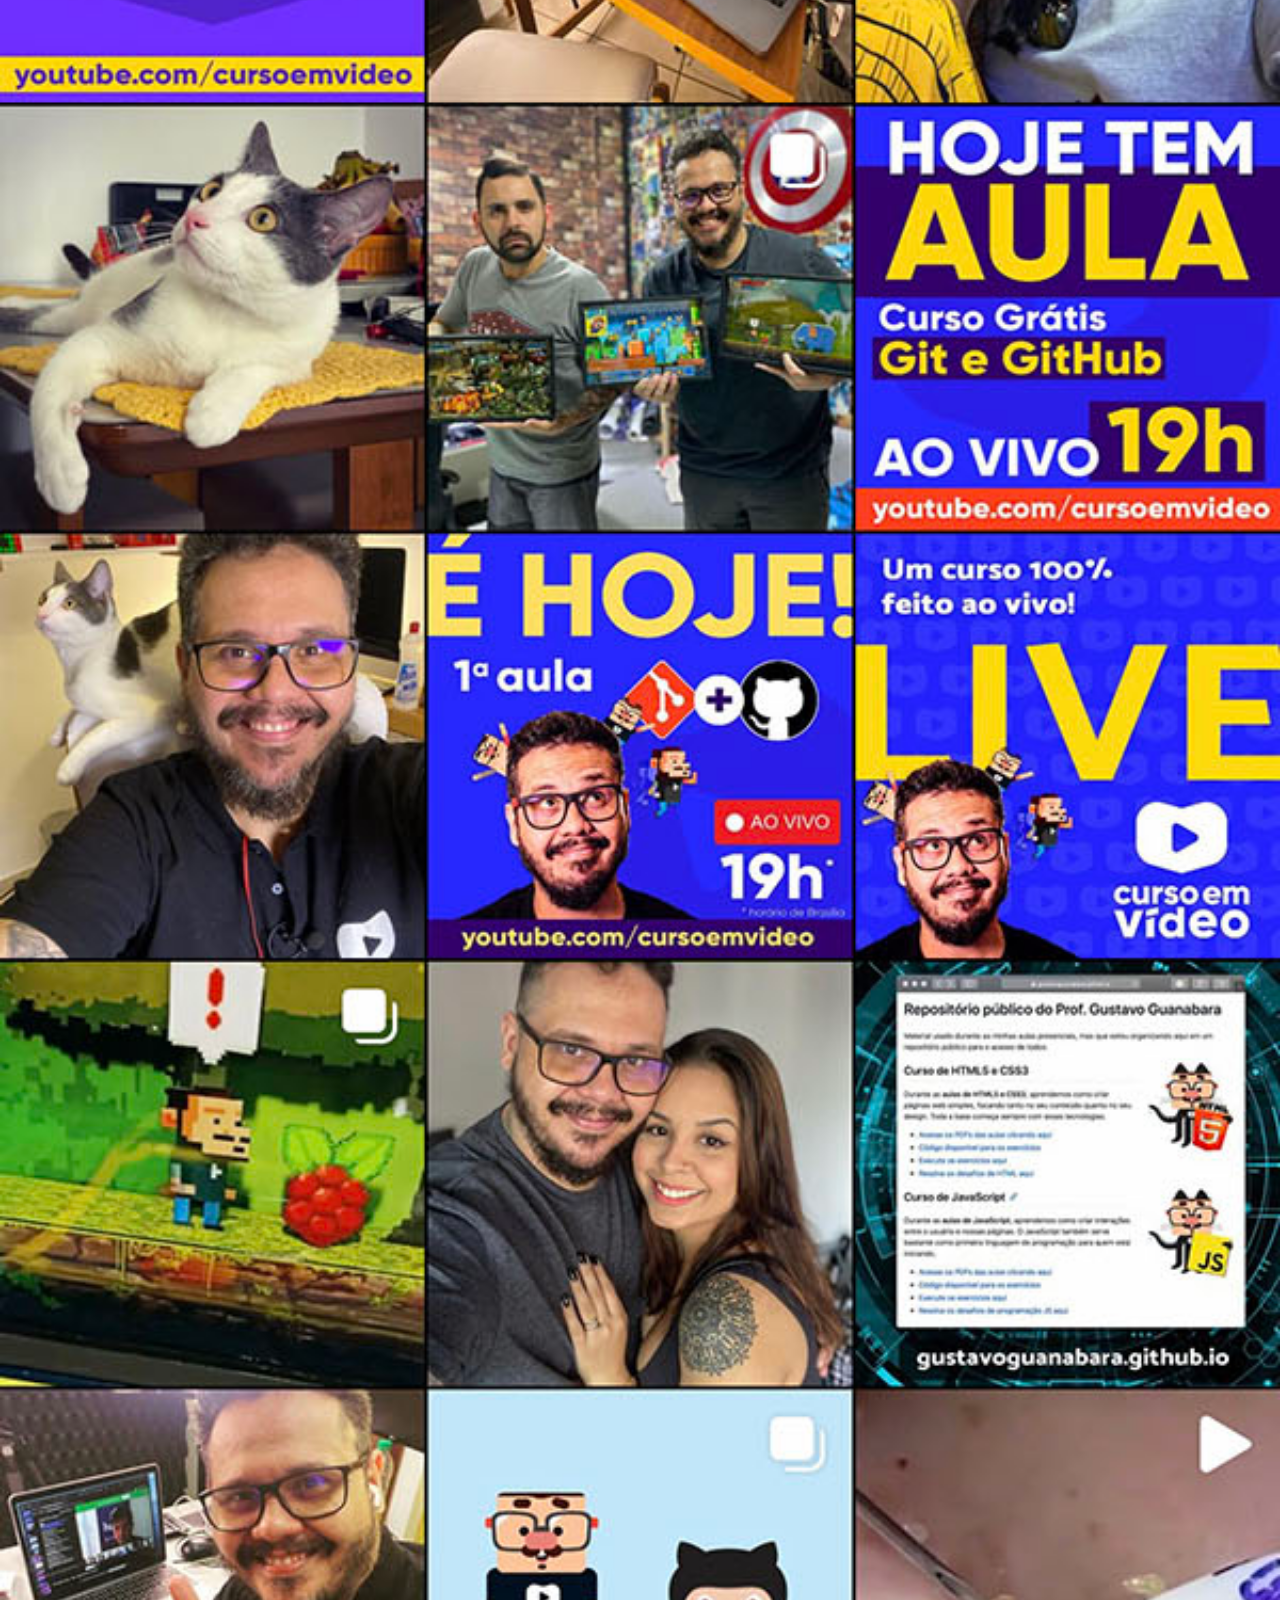
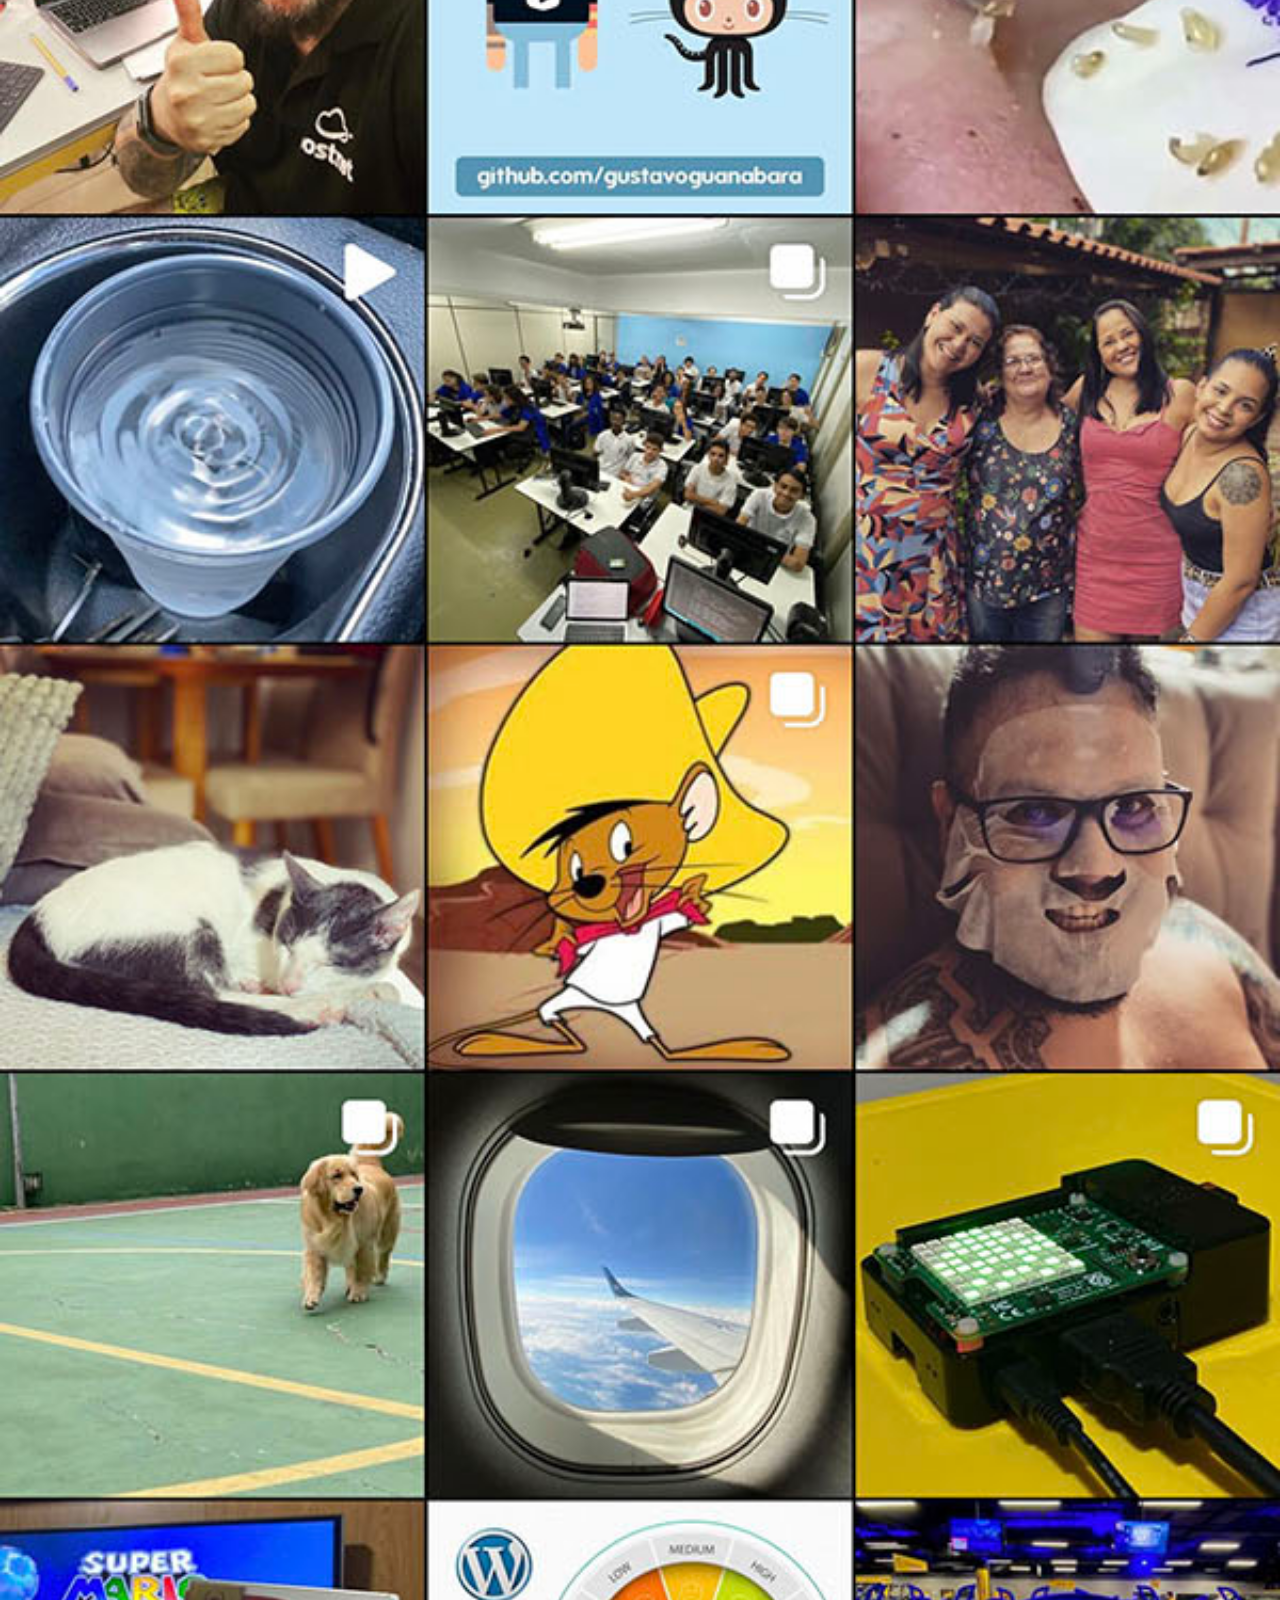
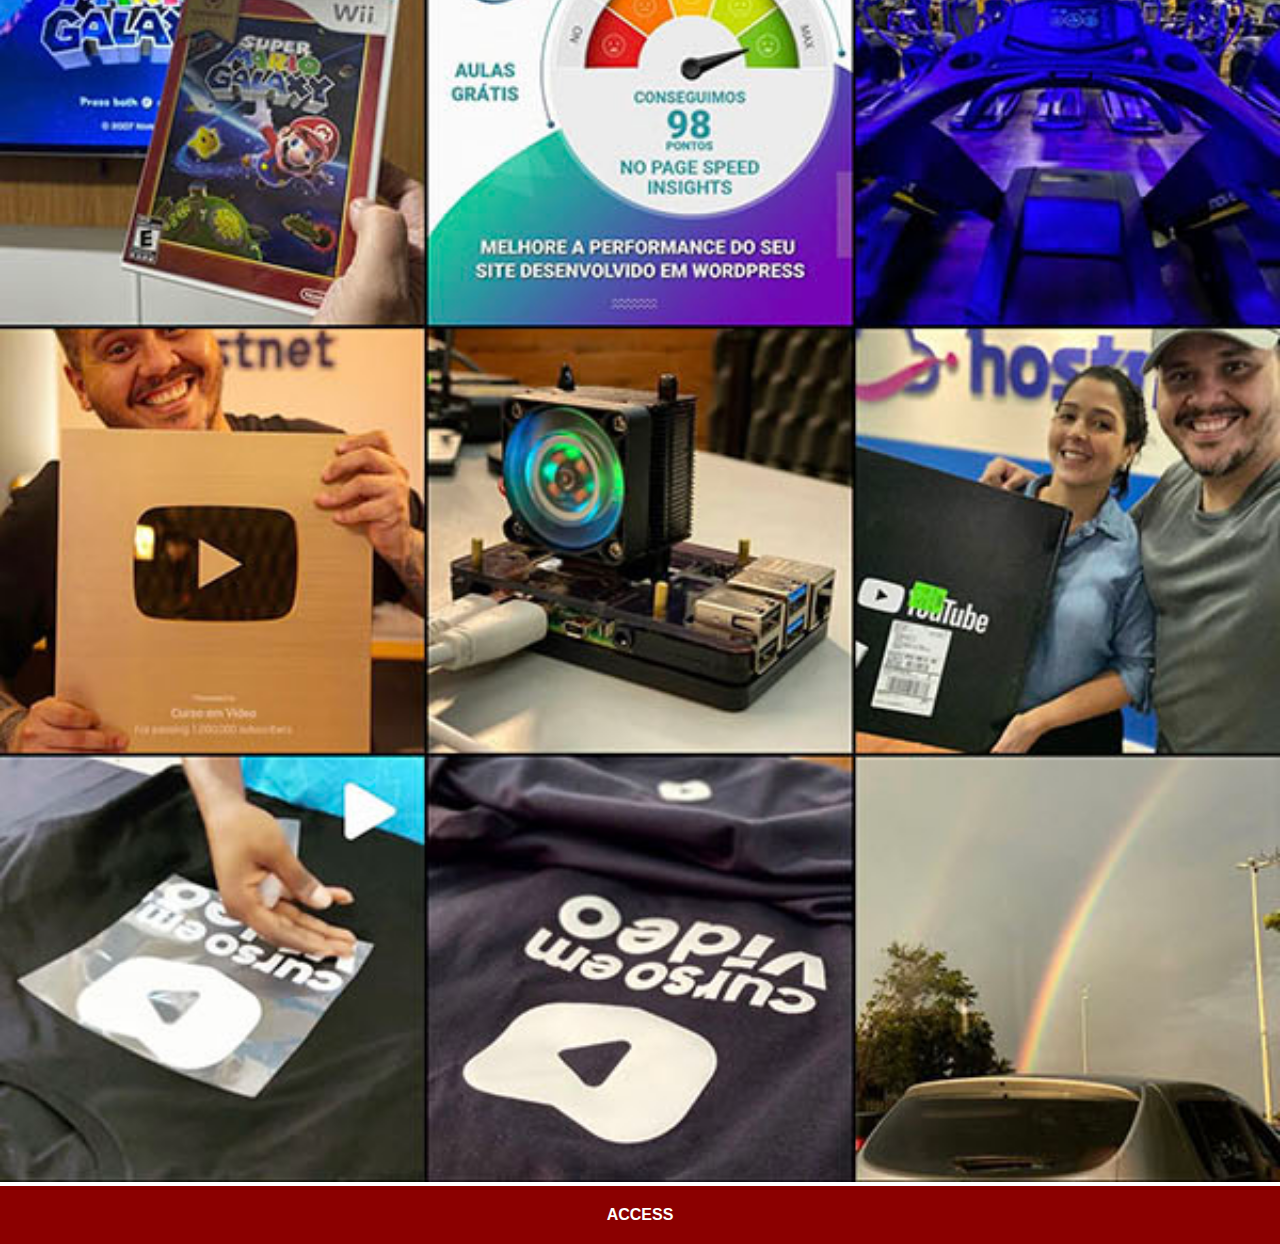
<file: instagram.html>
<!DOCTYPE html>
<html lang="en">
<head>
    <meta charset="UTF-8">
    <meta name="viewport" content="width=device-width, initial-scale=1.0">
    <title>Instagram</title>
    <link rel="stylesheet" href="style/social.css">
</head>
<body>
    <img src="images/tela-instagram.jpg" alt="Instagram">
    <a href="https://www.instagram.com/gustavoguanabara/" target="_blank">ACCESS</a>
</body>
</html>
</file>
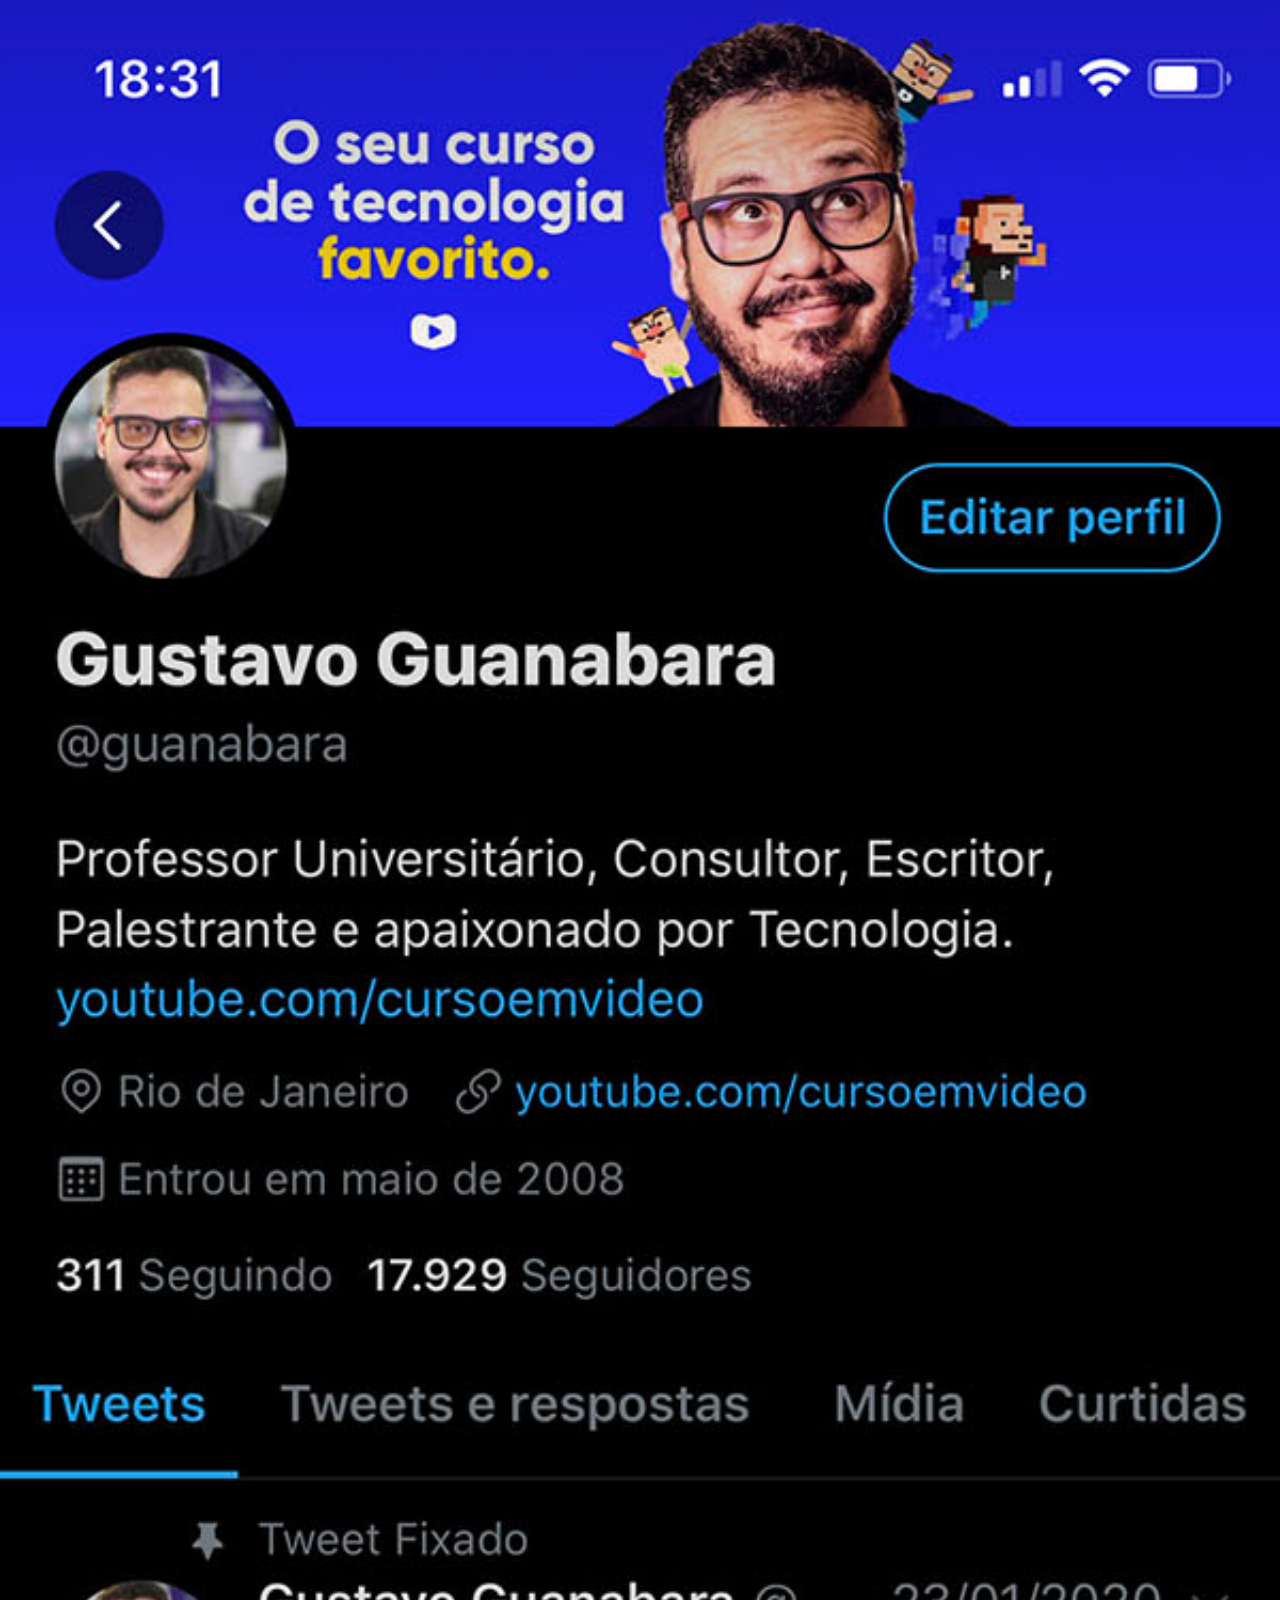
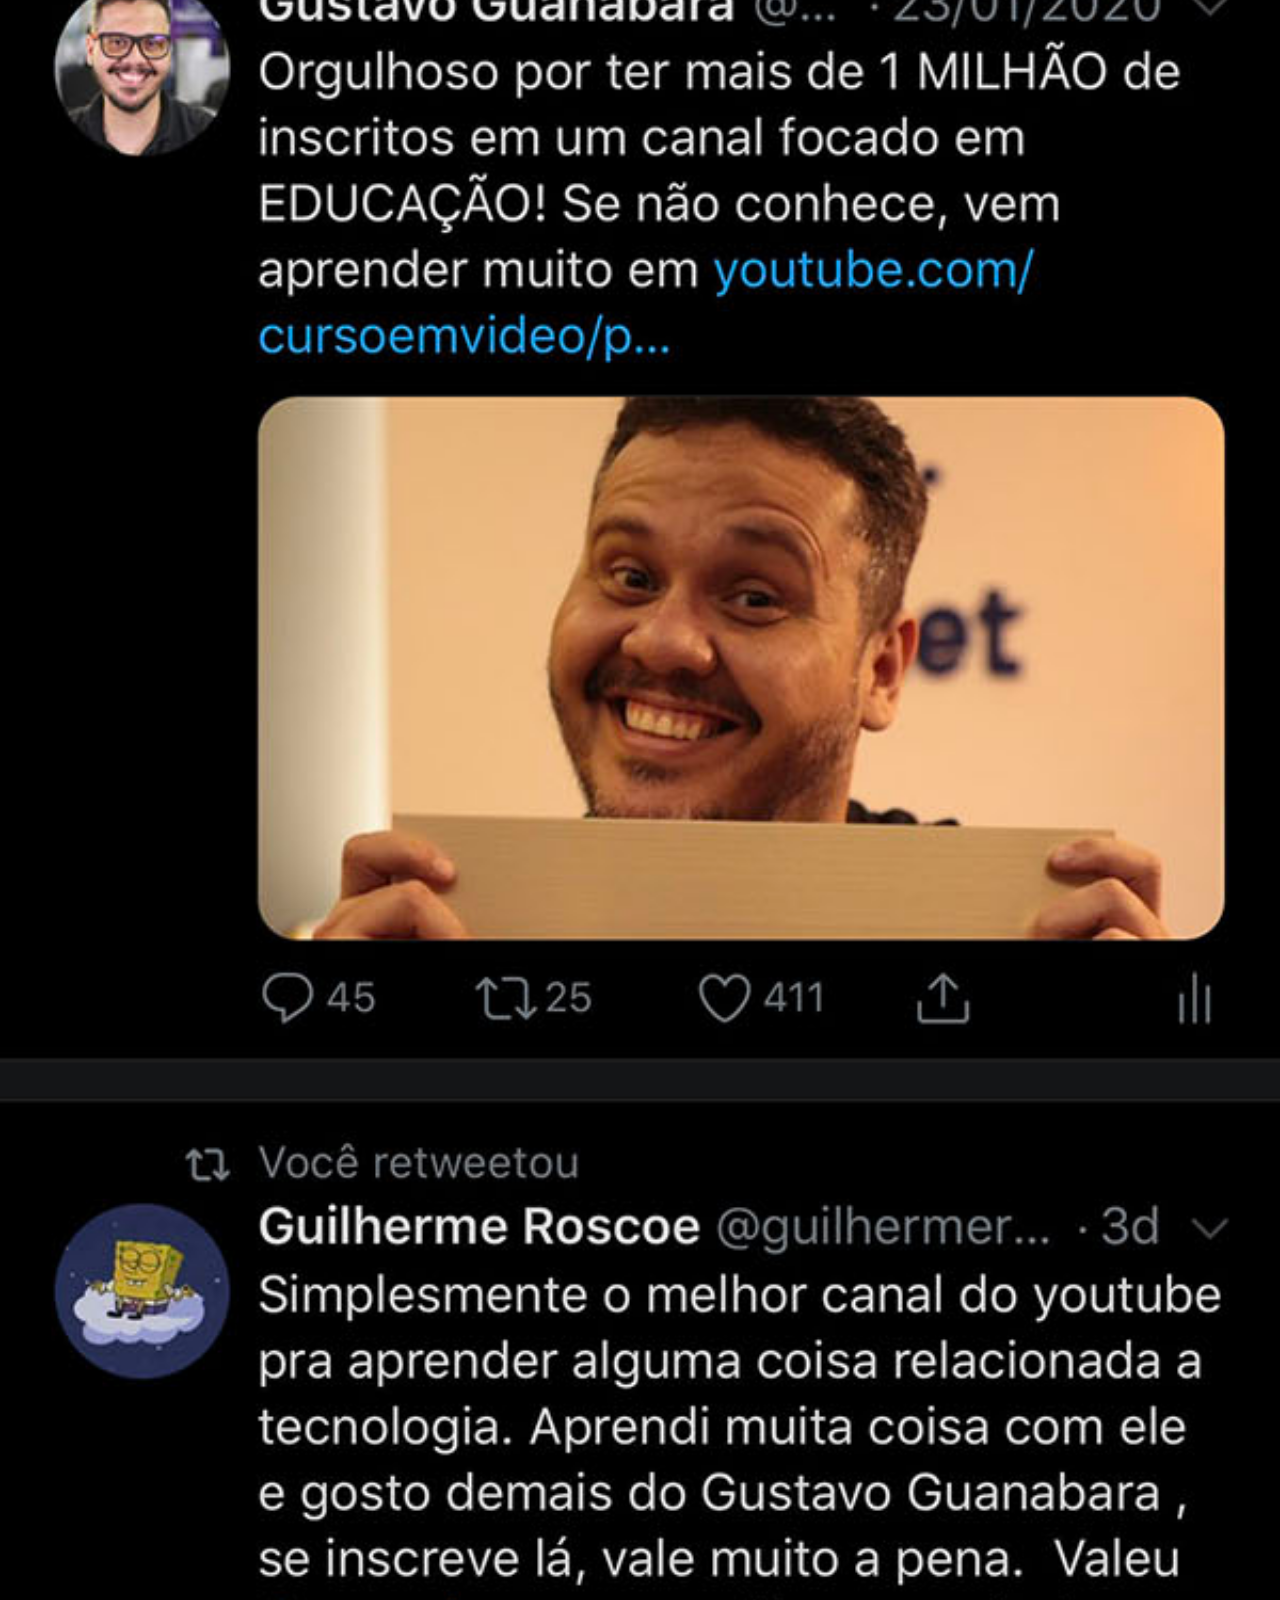
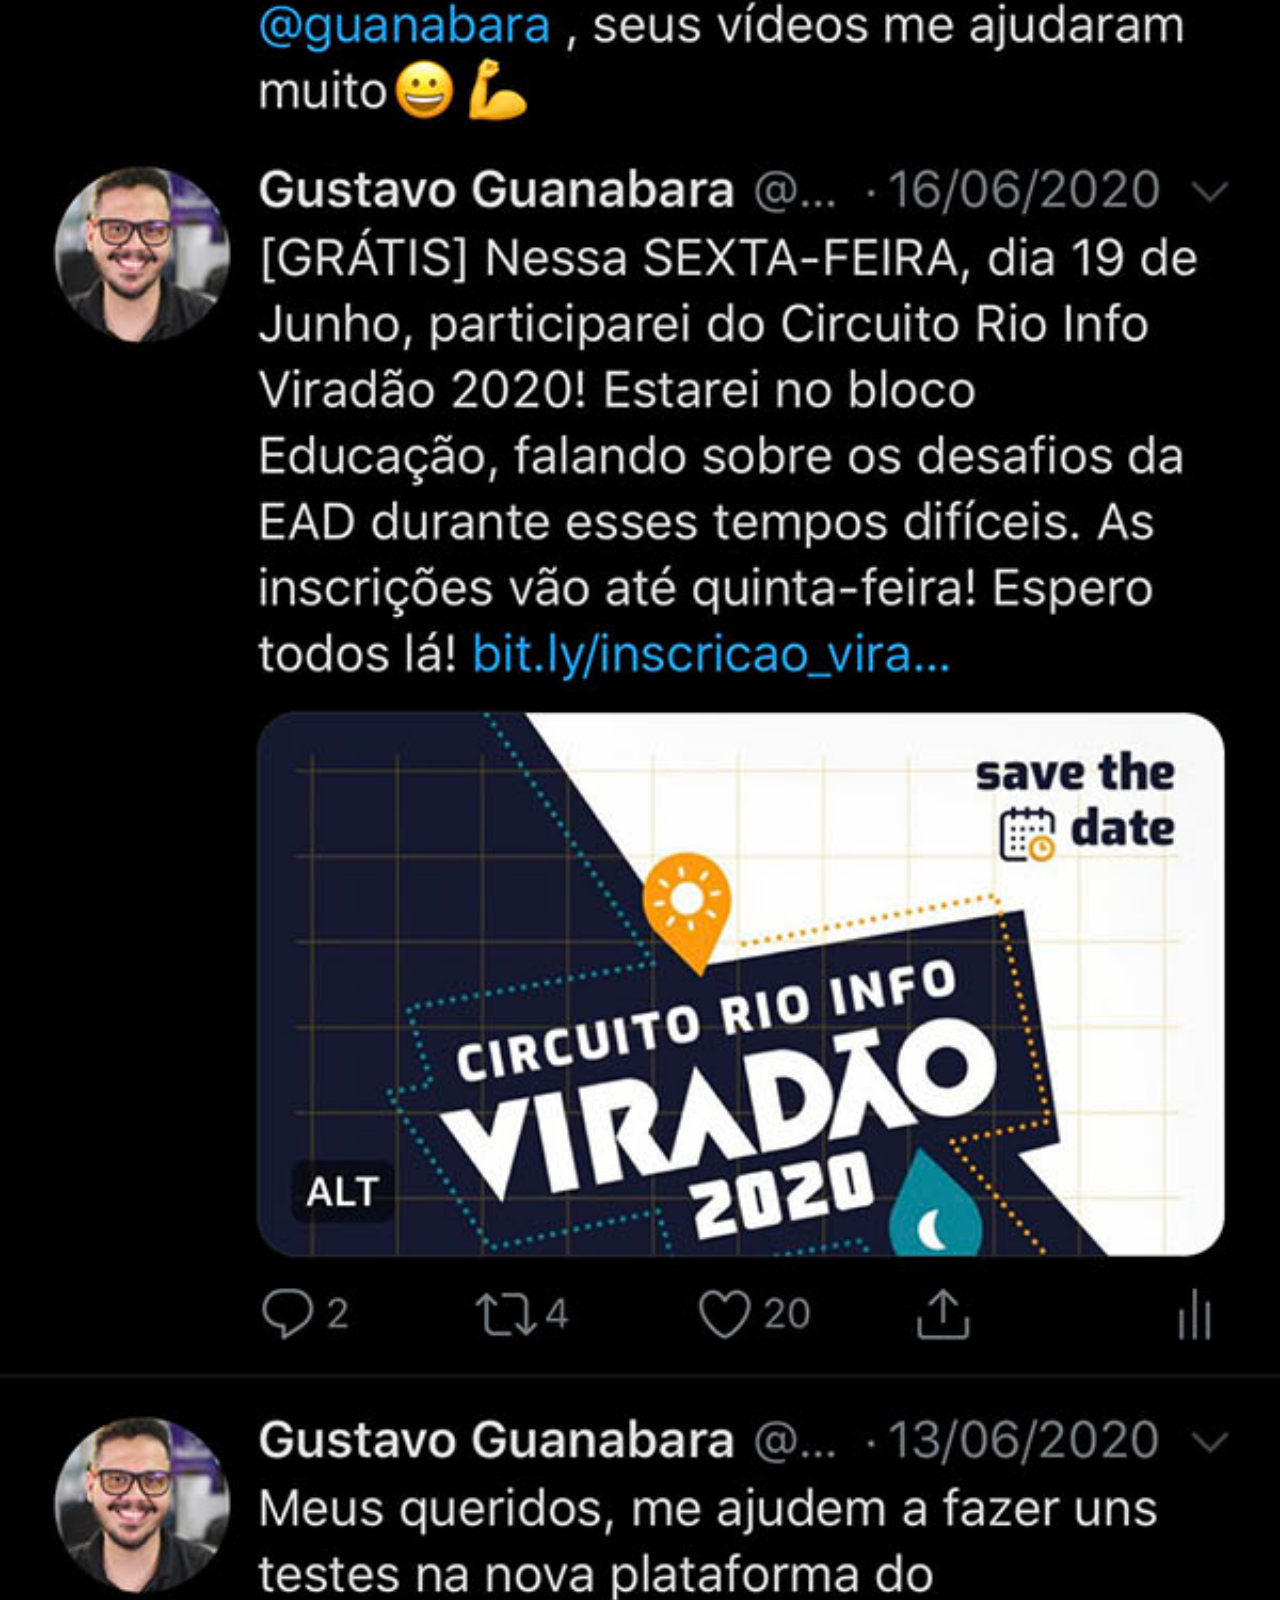
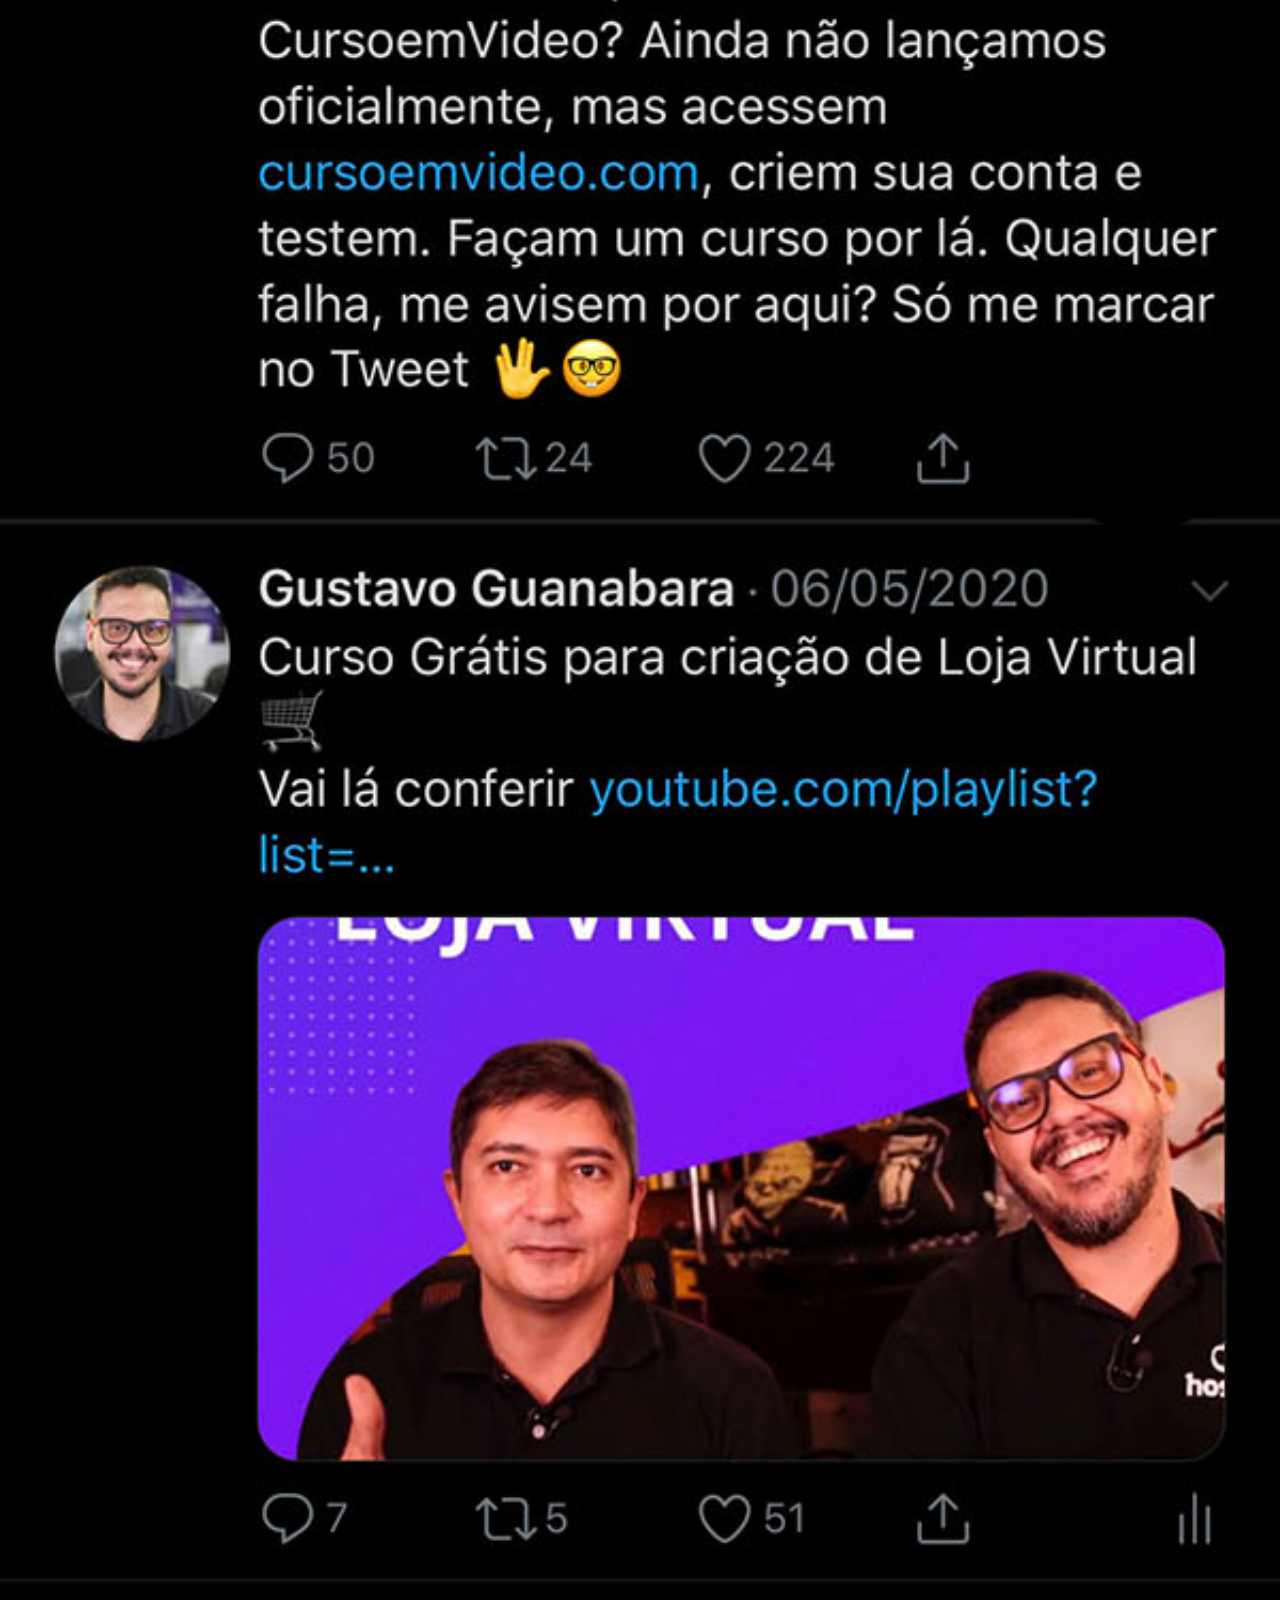
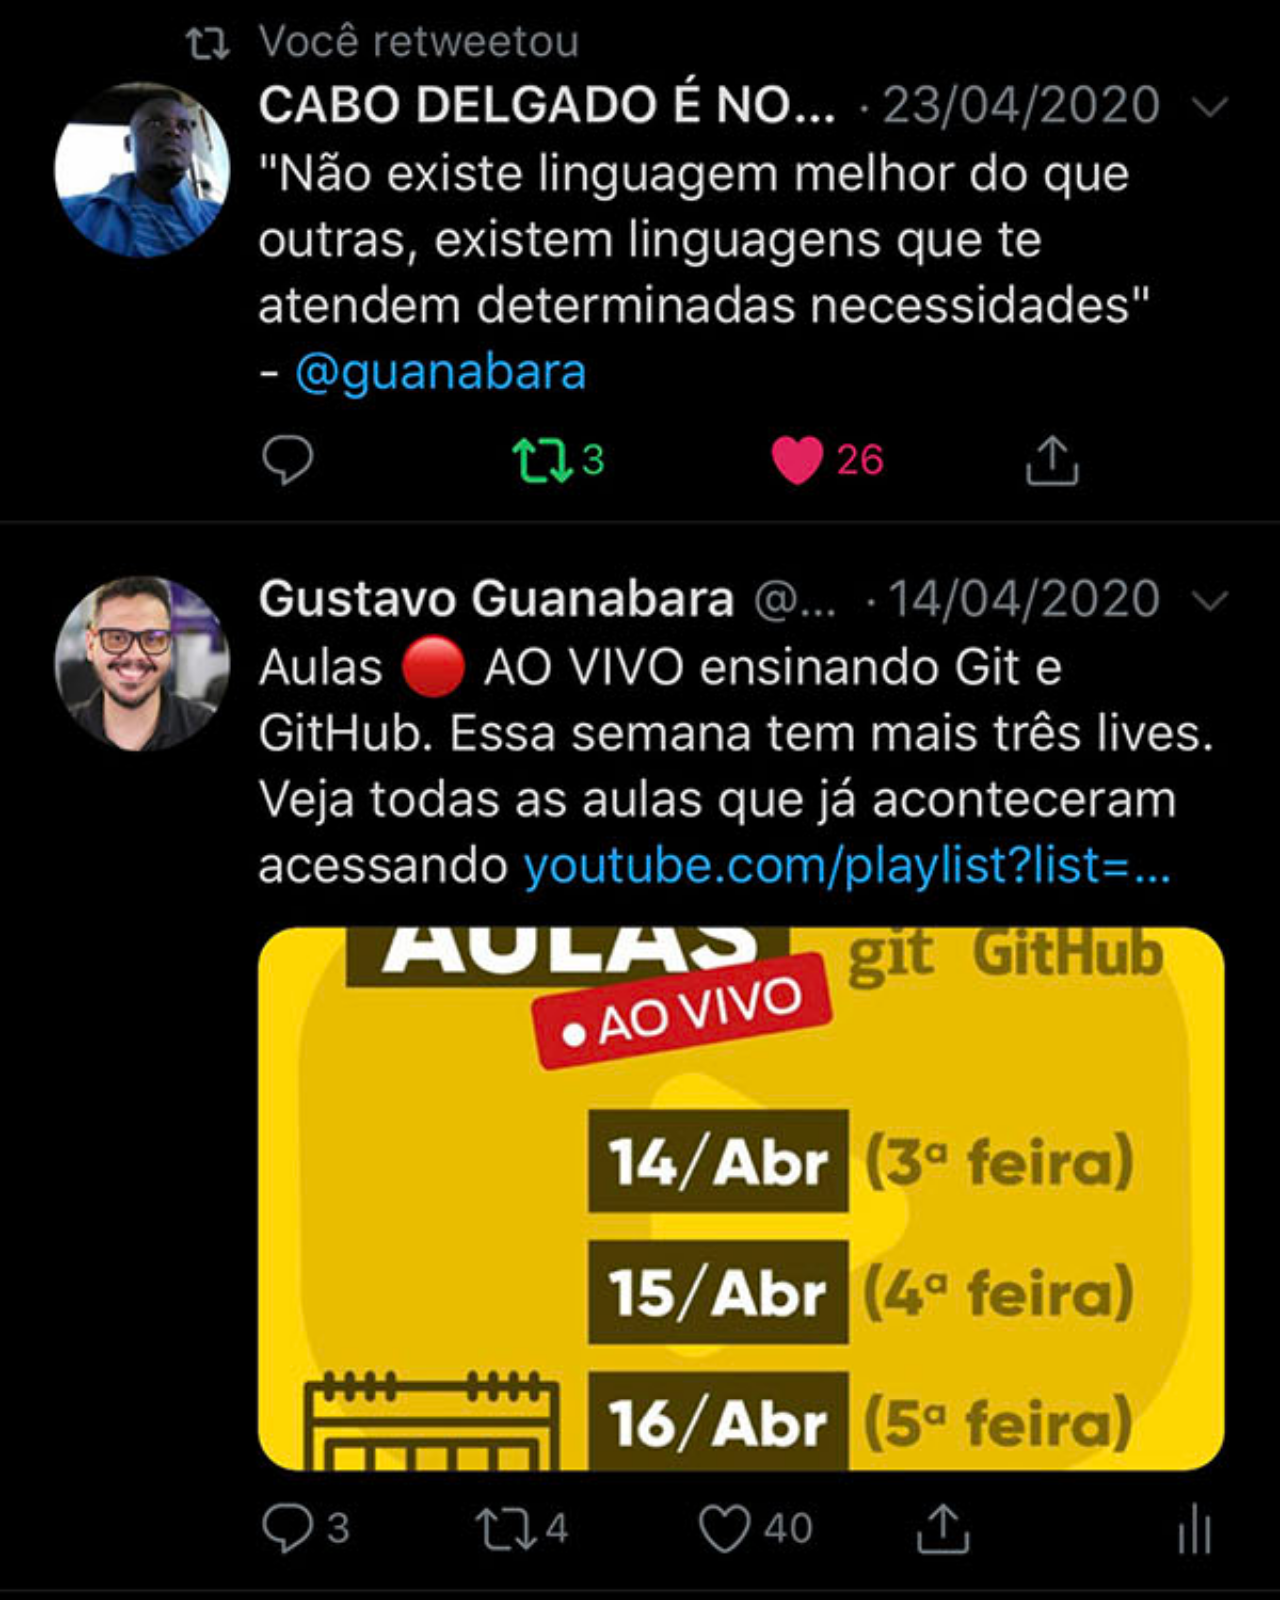
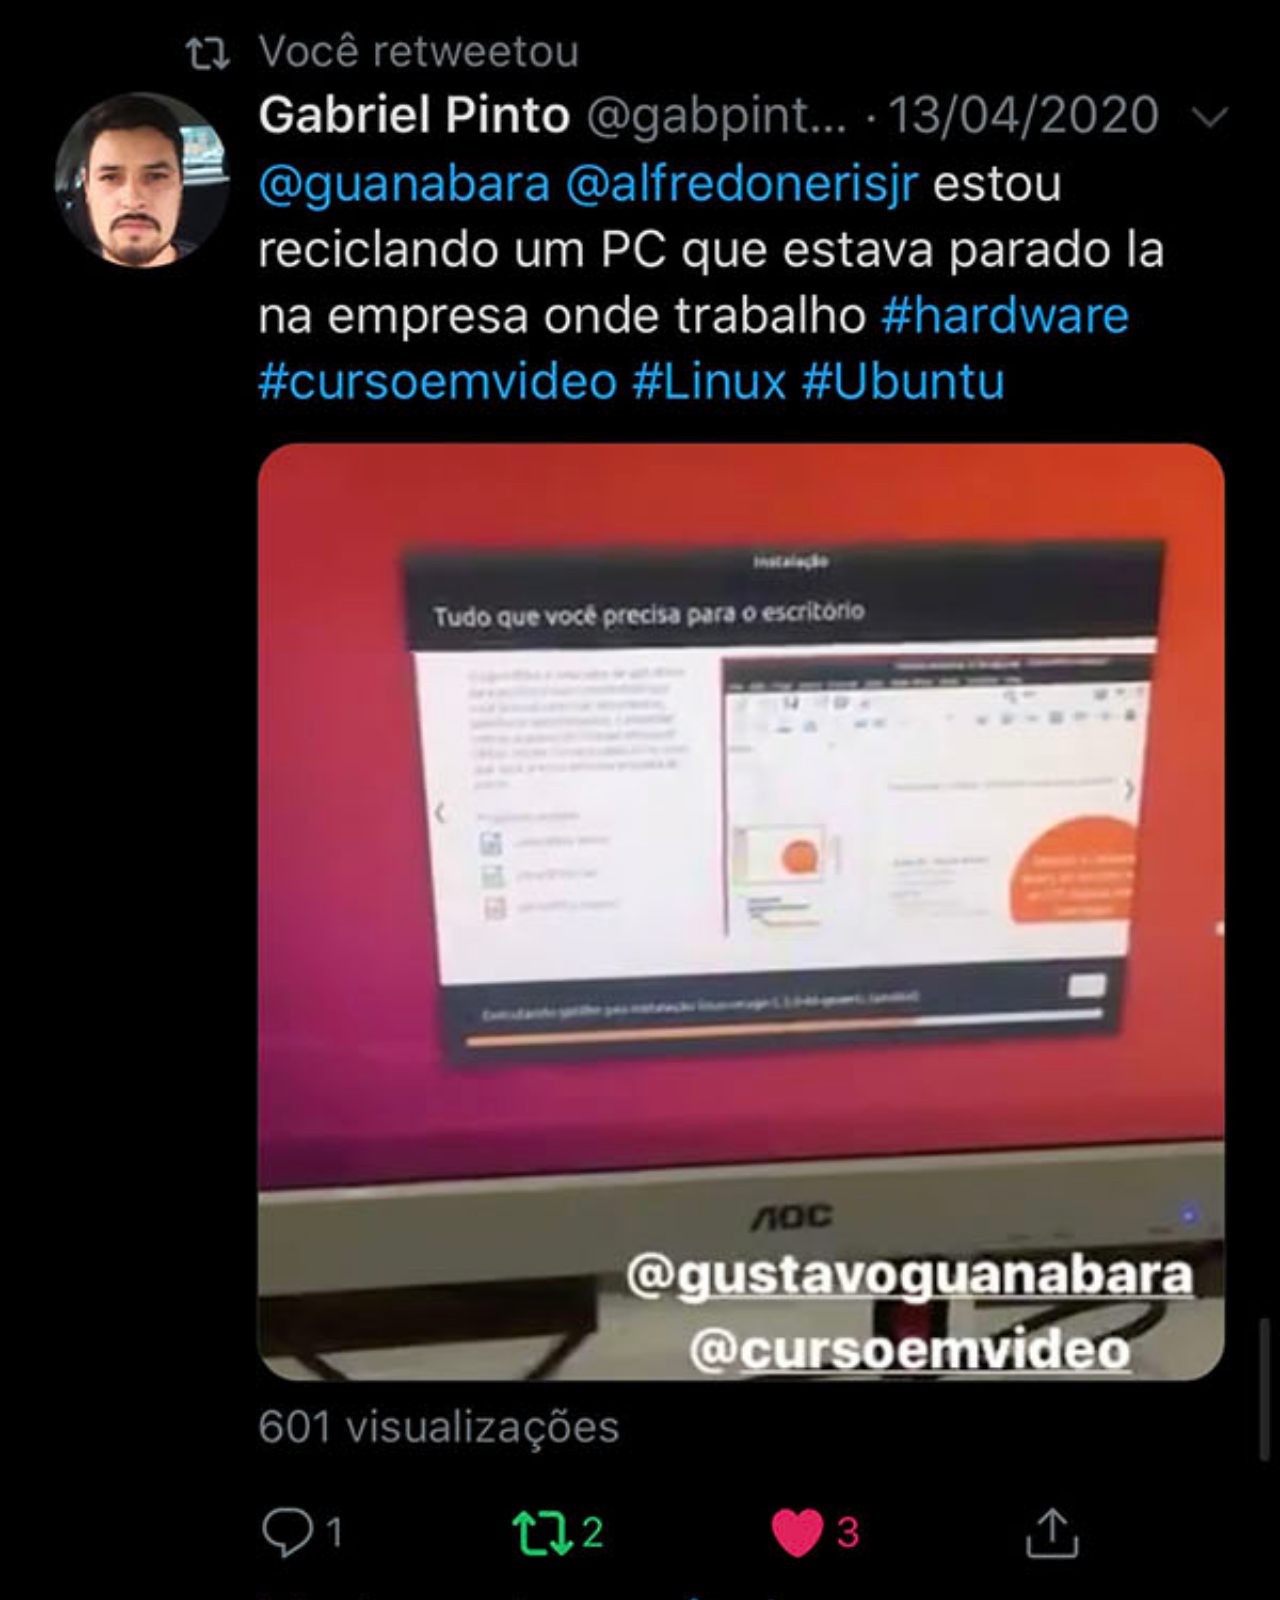
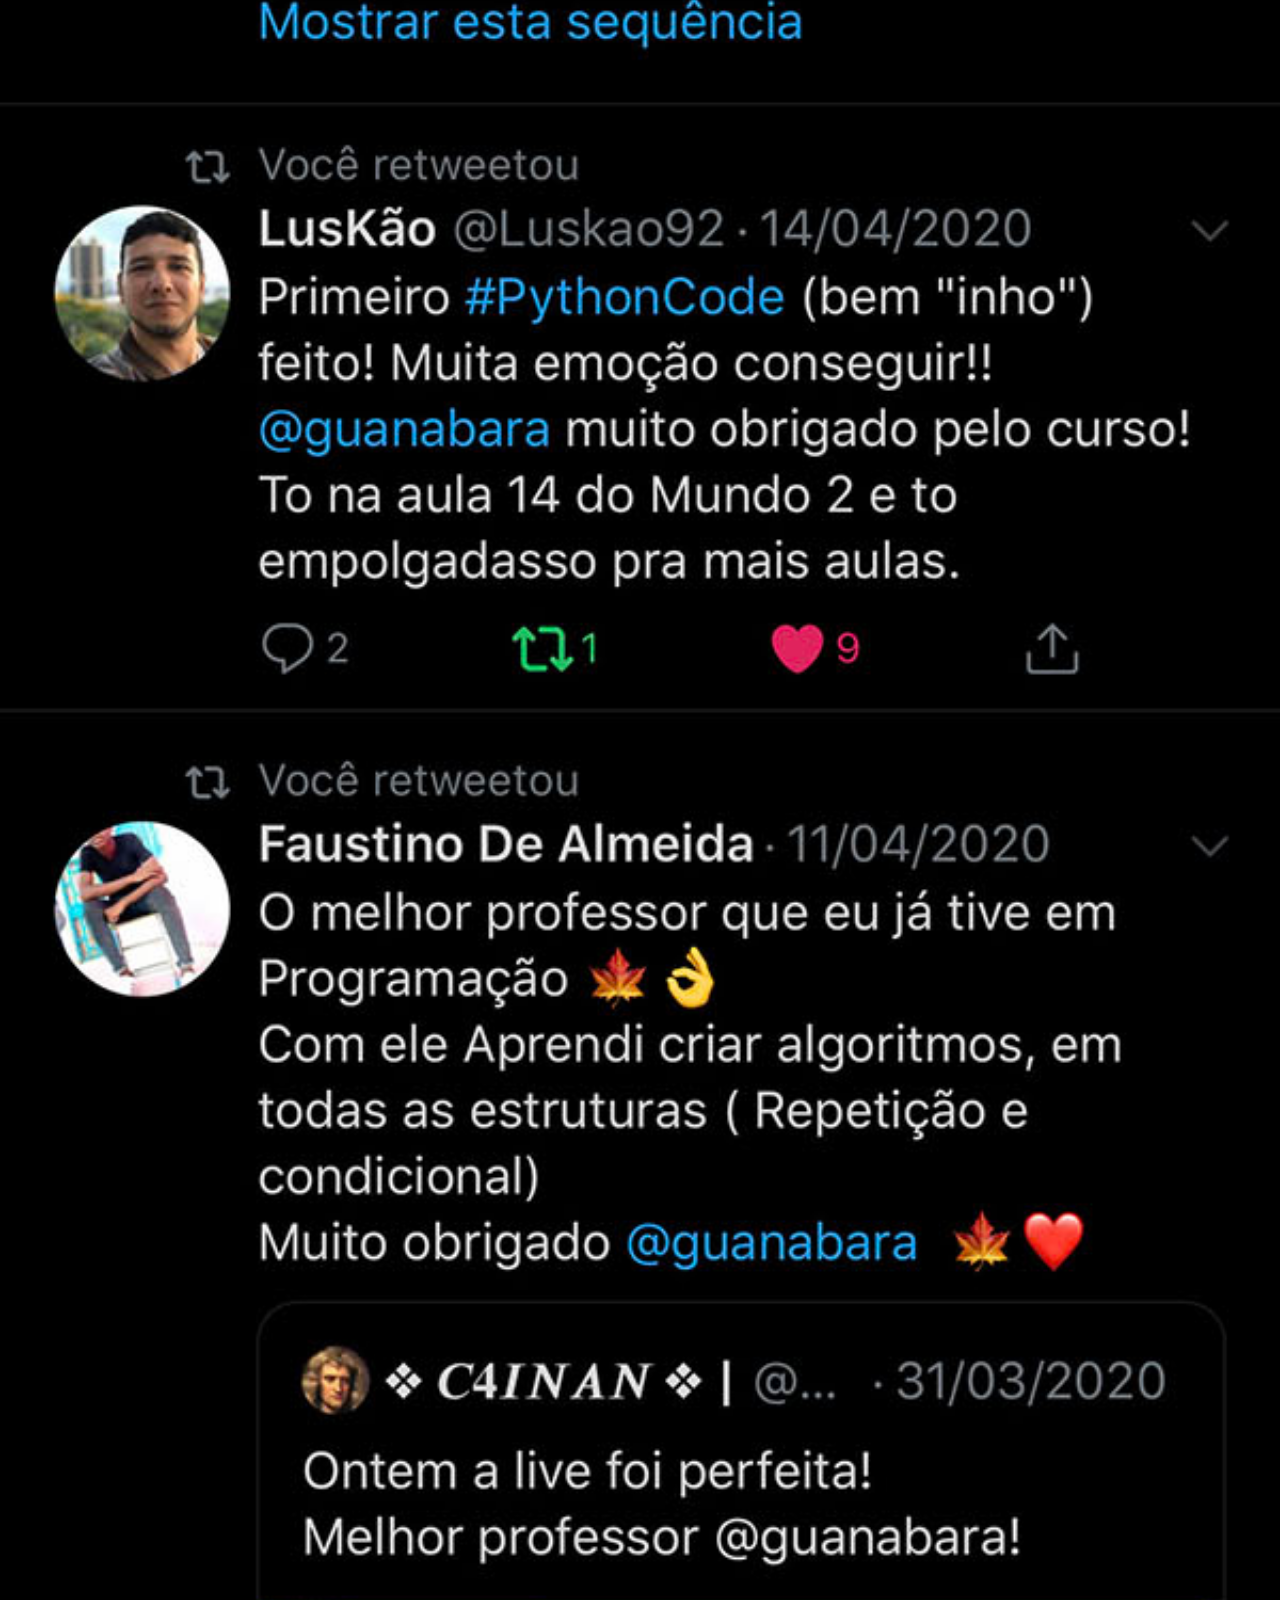
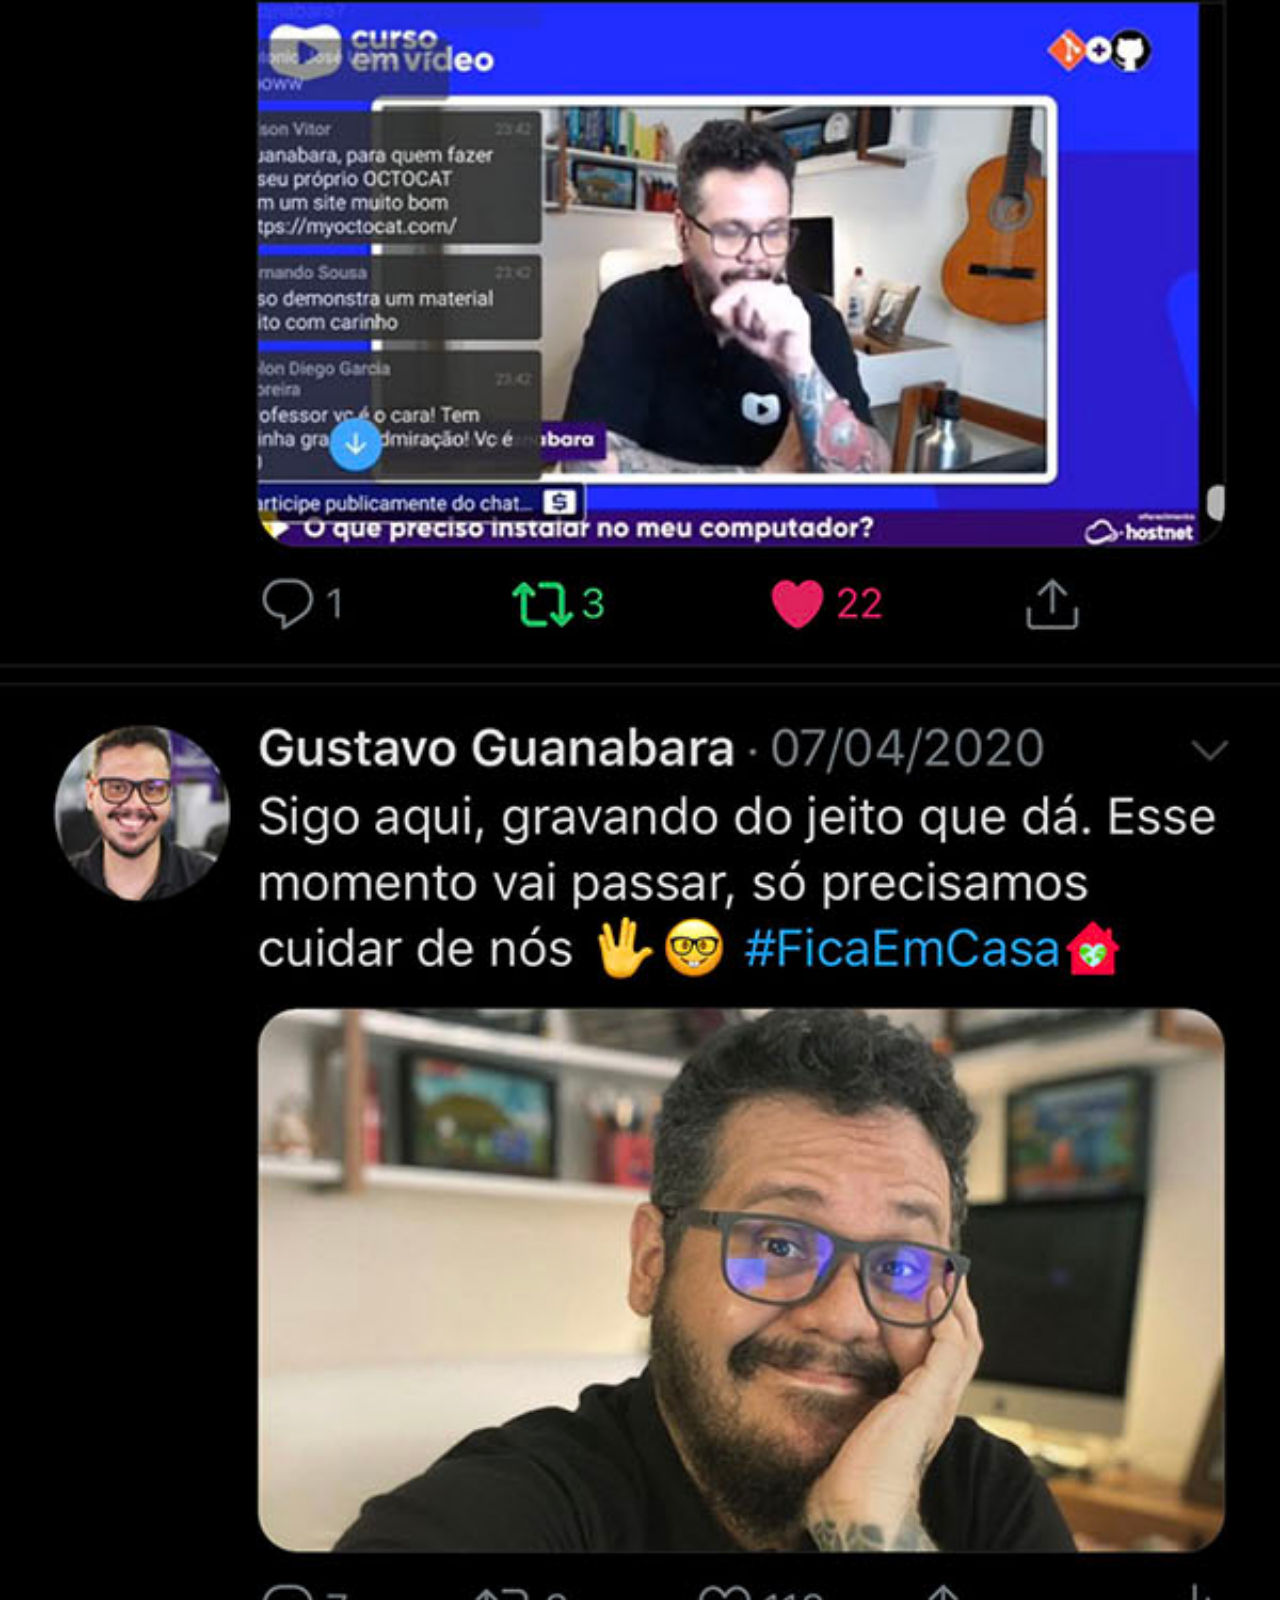
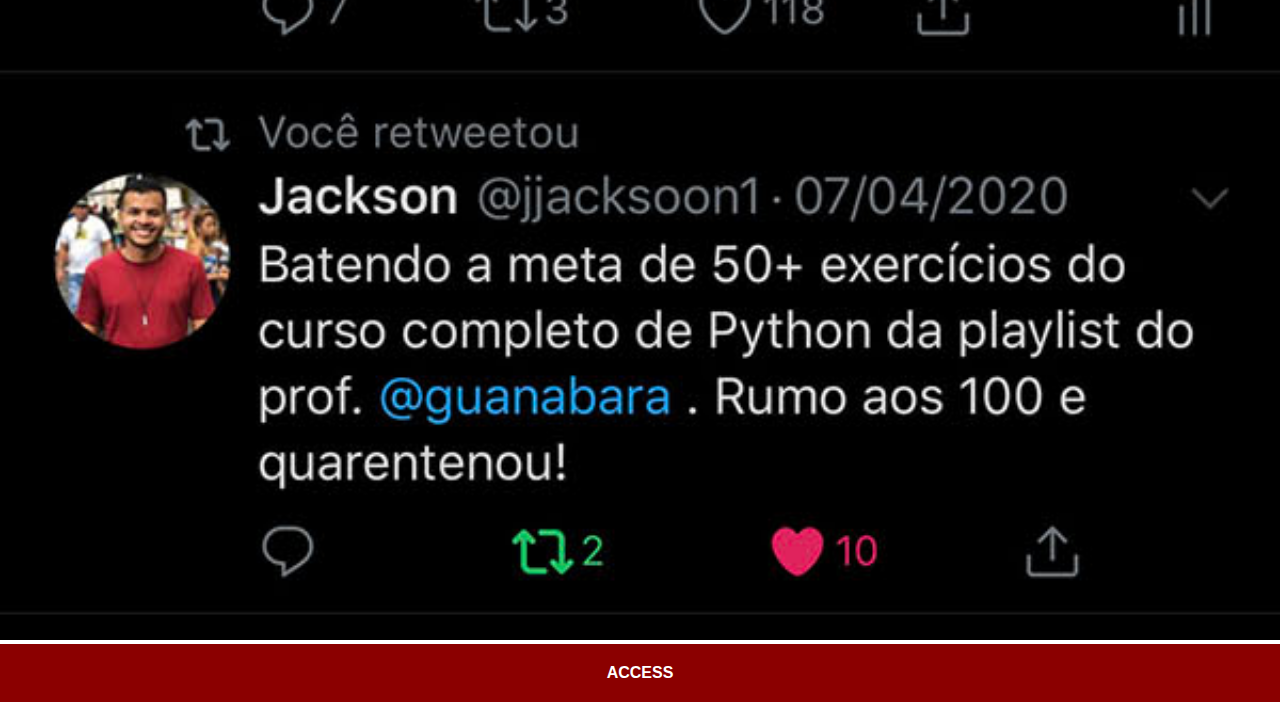
<file: twitter.html>
<!DOCTYPE html>
<html lang="en">
<head>
    <meta charset="UTF-8">
    <meta name="viewport" content="width=device-width, initial-scale=1.0">
    <title>Twitter</title>
    <link rel="stylesheet" href="style/social.css">
</head>
<body>
    <img src="images/tela-twitter.jpg" alt="Twitter">
    <a href="https://x.com/guanabara" target="_blank">ACCESS</a>
</body>
</html>
</file>
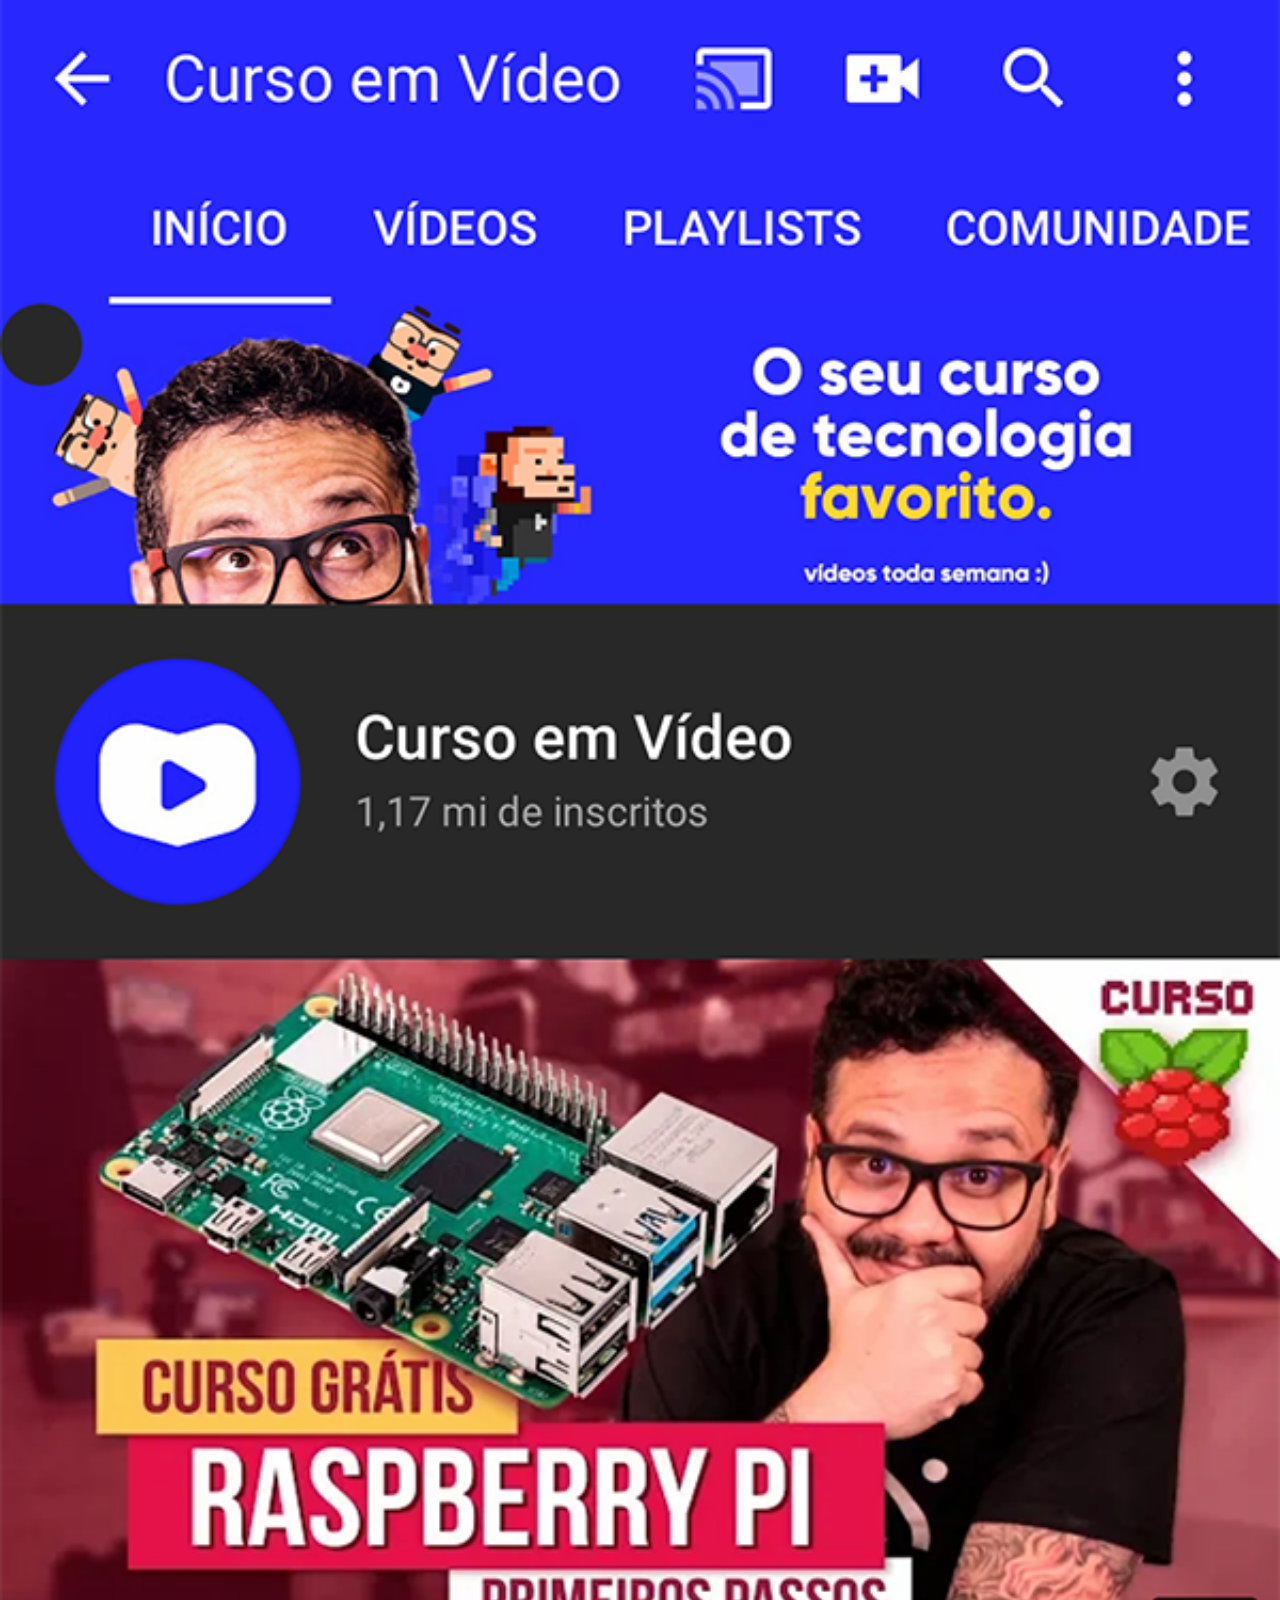
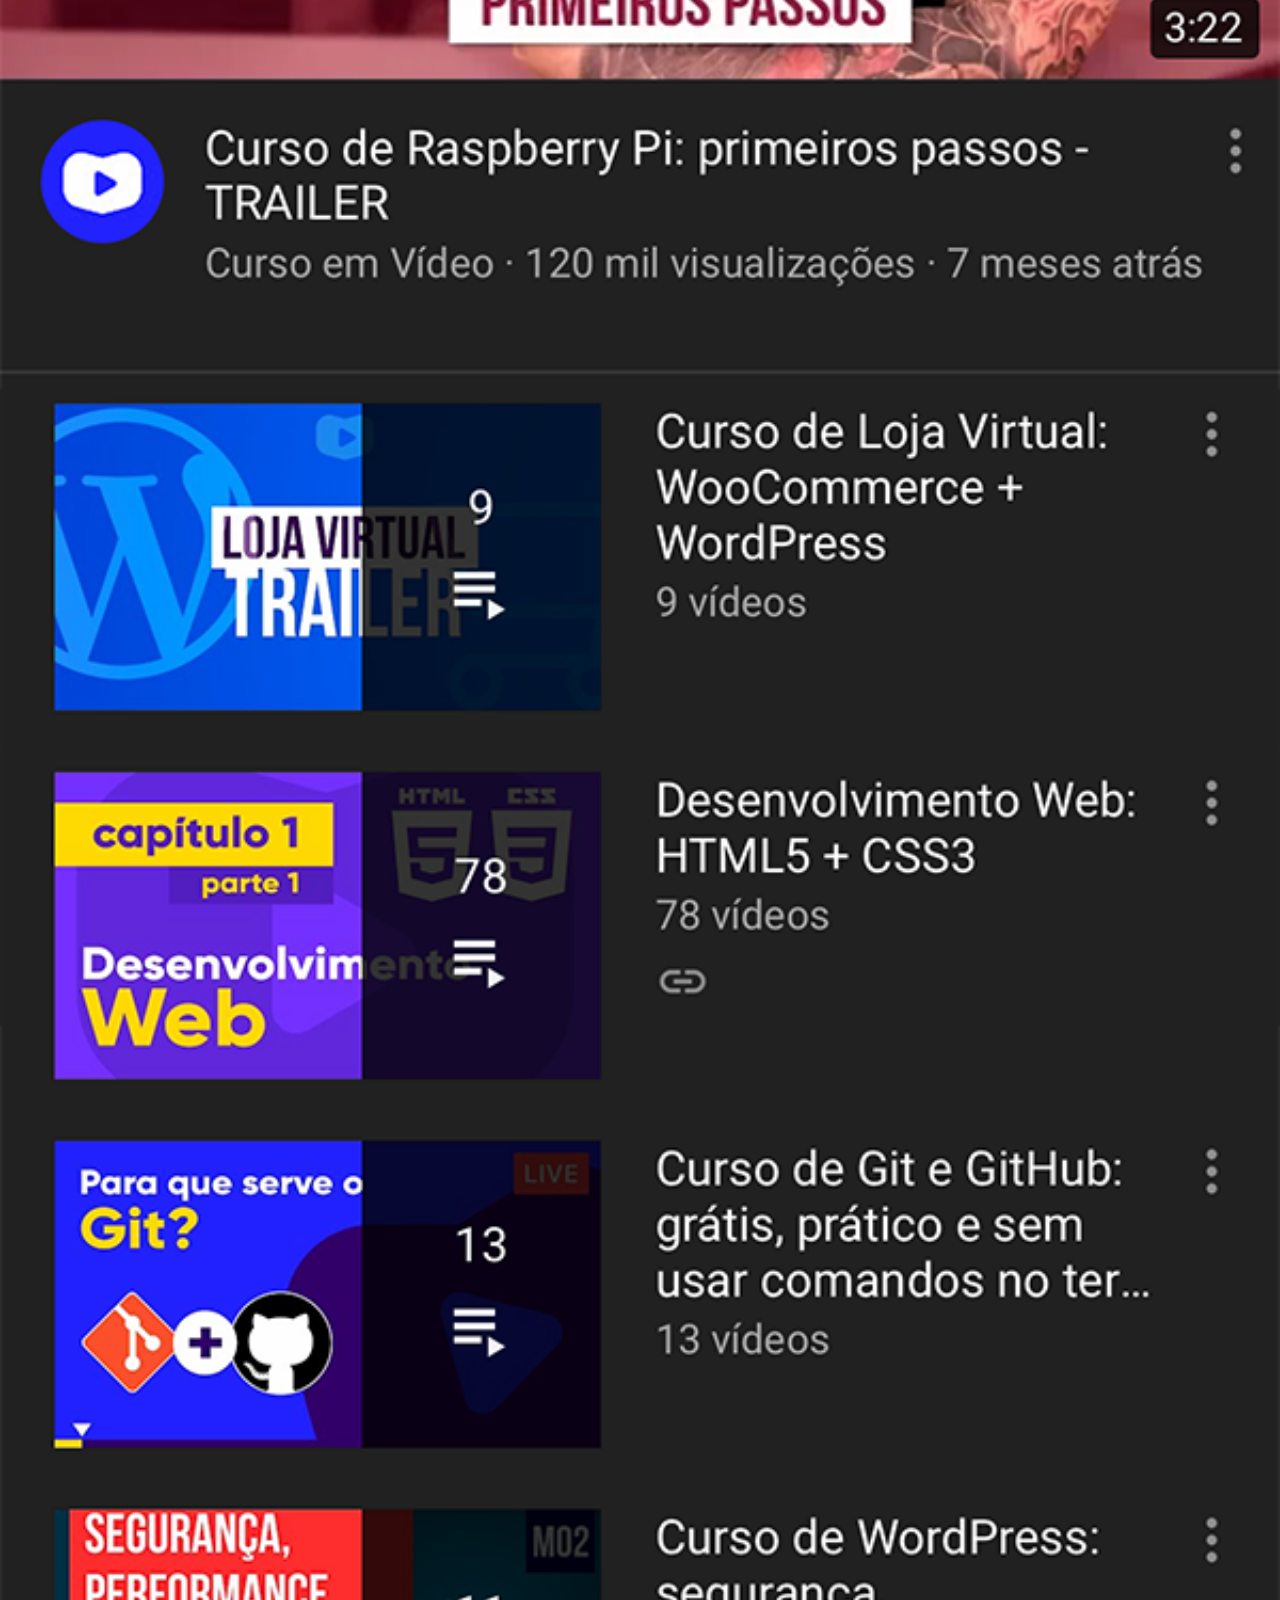
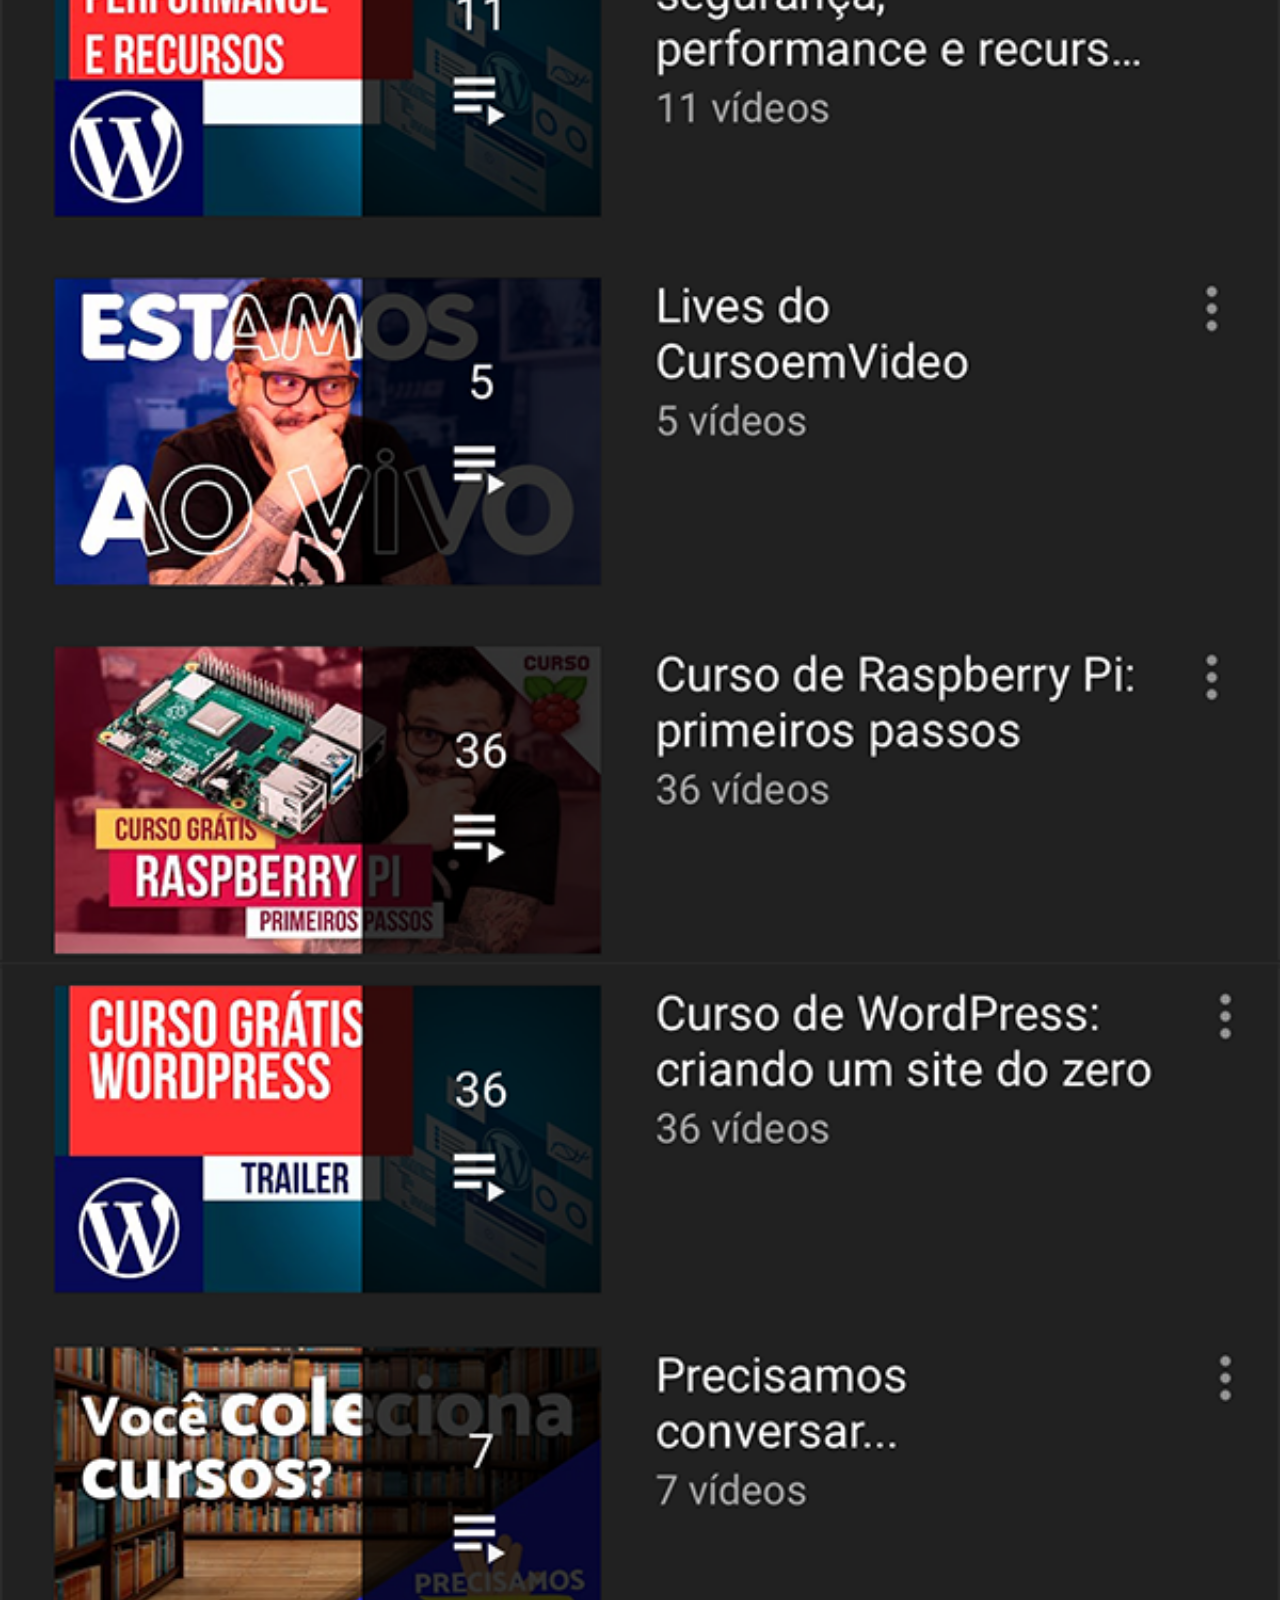
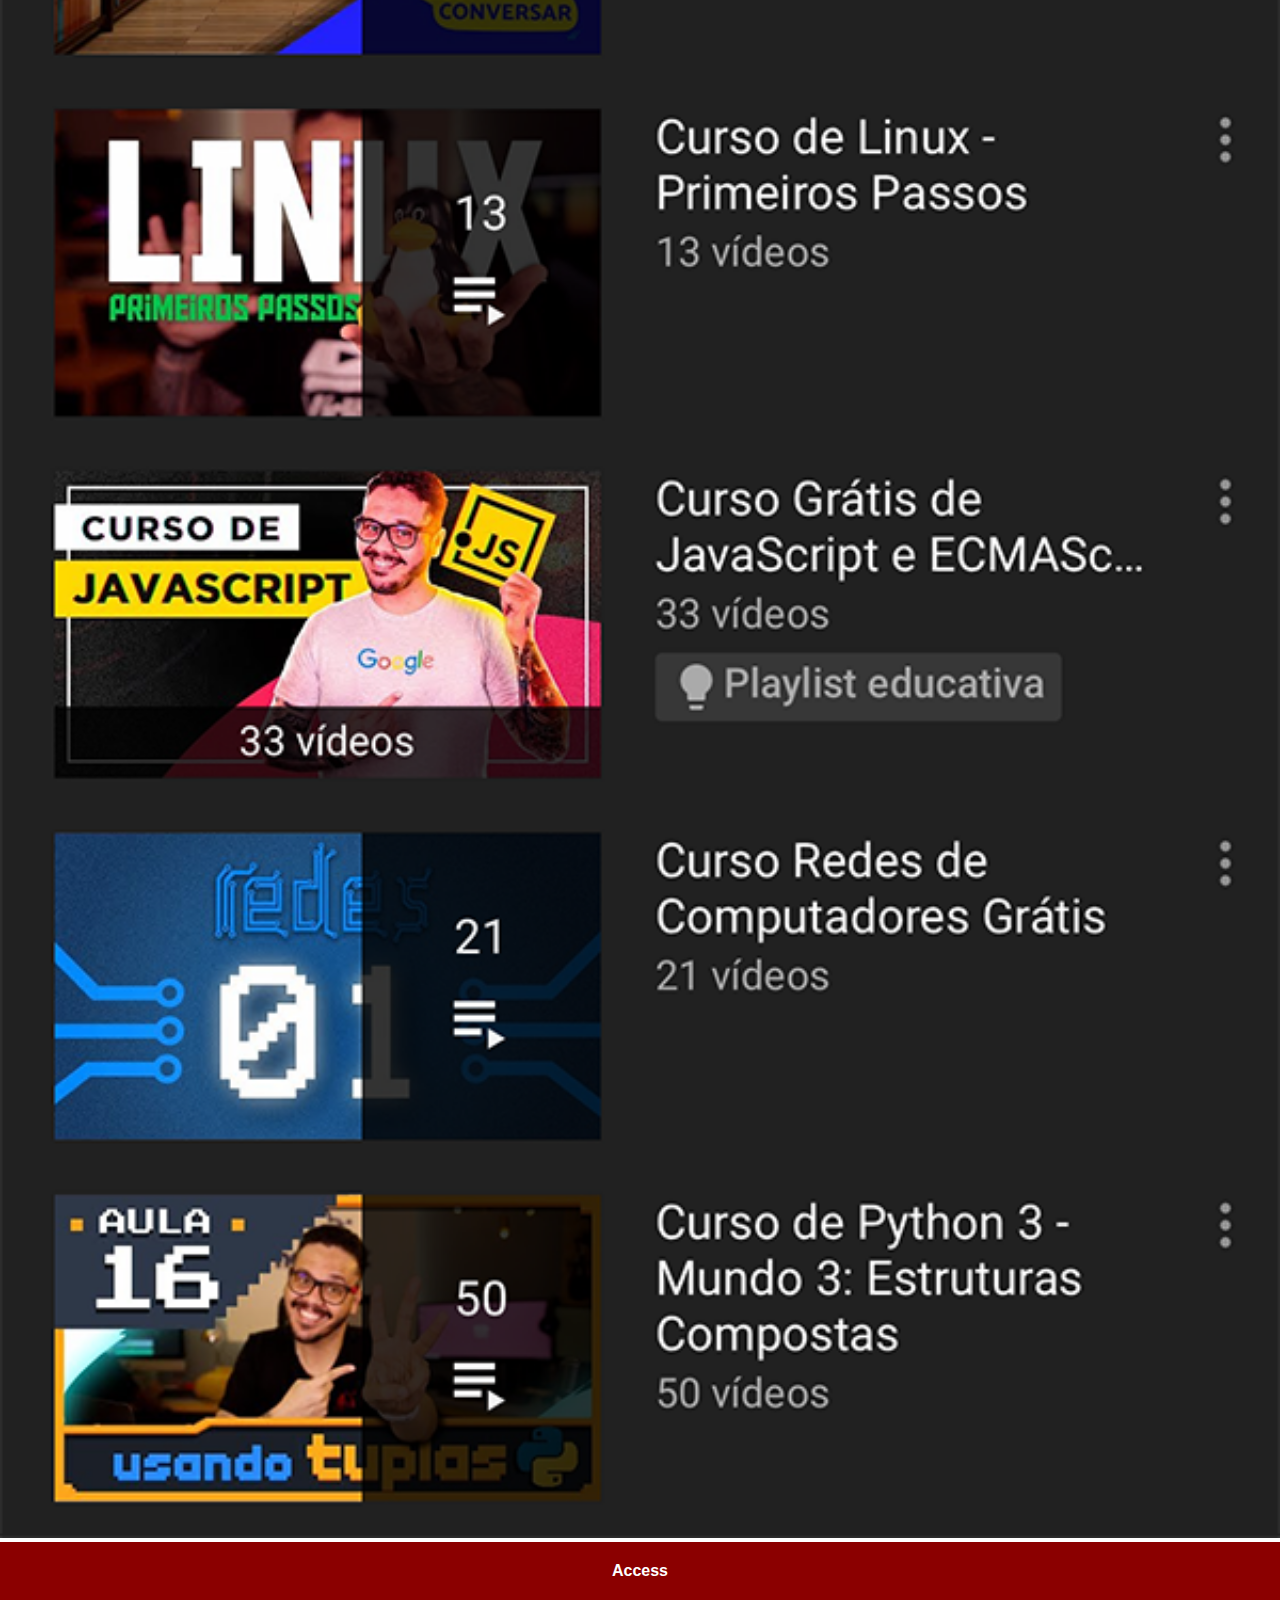
<file: youtube.html>
<!DOCTYPE html>
<html lang="en">
<head>
    <meta charset="UTF-8">
    <meta name="viewport" content="width=device-width, initial-scale=1.0">
    <title>Youtube</title>
    <link rel="stylesheet" href="style/social.css">
</head>
<body>
    <img src="images/tela-youtube.png" alt="YouTube">
    <a href="https://www.youtube.com/cursoemvideo/playlists/" target="_blank">Access</a>
</body>
</html>
</file>
<file: style/style.css>
@charset "UTF-8";

* {
    margin: 0px;
    padding: 0px;
    font-family: Arial, Helvetica, sans-serif;
}

html, body {
    height: 100vh;
    width: 100vw;
    background-color: black;
}

body {
    background: url('../images/fundo-madeira.jpg') no-repeat top center;
    background-size: cover;
    background-attachment: fixed;
}

main {
    position: relative;
    height: 100vh;
}

section#telephone {
    position: absolute;
    top: 50%;
    left: 50%;
    transform: translate(-50%, -50%);

    height: 627px;
    width: 311px;
    background: url('../images/frame-iphone.png') no-repeat;
}

iframe#screen {
    position: relative;
    top: 80PX;
    left: 22px;
    width: 267px;
    height: 471px;
}

section#social-media {
    text-align: right; /*alignment of our buttons*/
}

    section#social-media img {
        width: 50px;
        margin: 10px; /*to separate our buttons*/
        border-radius: 50%; /*used to round pur buttons/images*/
        box-shadow: 2px 2px 5px rgba(0, 0, 0, 0.400);
        box-sizing: border-box; /*this will make the border part of the box*/
    }

    /*to make the buttons move when we pass the mouse under it*/
    section#social-media img:hover {
        border: 2px solid rgba(255, 255, 255, 0.637);
        transform: translate(-3px, -3px); /*move left and hight*/
        box-shadow: 5px 5px 10px rgba(0, 0, 0, 0.622);
        transition: transform .3s, border 0.3s;
    }
</file>
<file: style/social.css>
@charset "UTF-8";

* {
    margin: 0px;
    padding: 0px;
    font-family: Arial, Helvetica, sans-serif;
}

::-webkit-scrollbar { /* to hide the scrollbar */
    width: 0px;
    height: 0px;
}

img {
    width: 100vw;
}

a {
    display:block;
    background-color: darkred;
    color:white;
    padding: 20px;
    text-align: center;
    font-weight: bolder;
    text-decoration: none;
}

a:hover {
    background-color: red;
}
</file>
